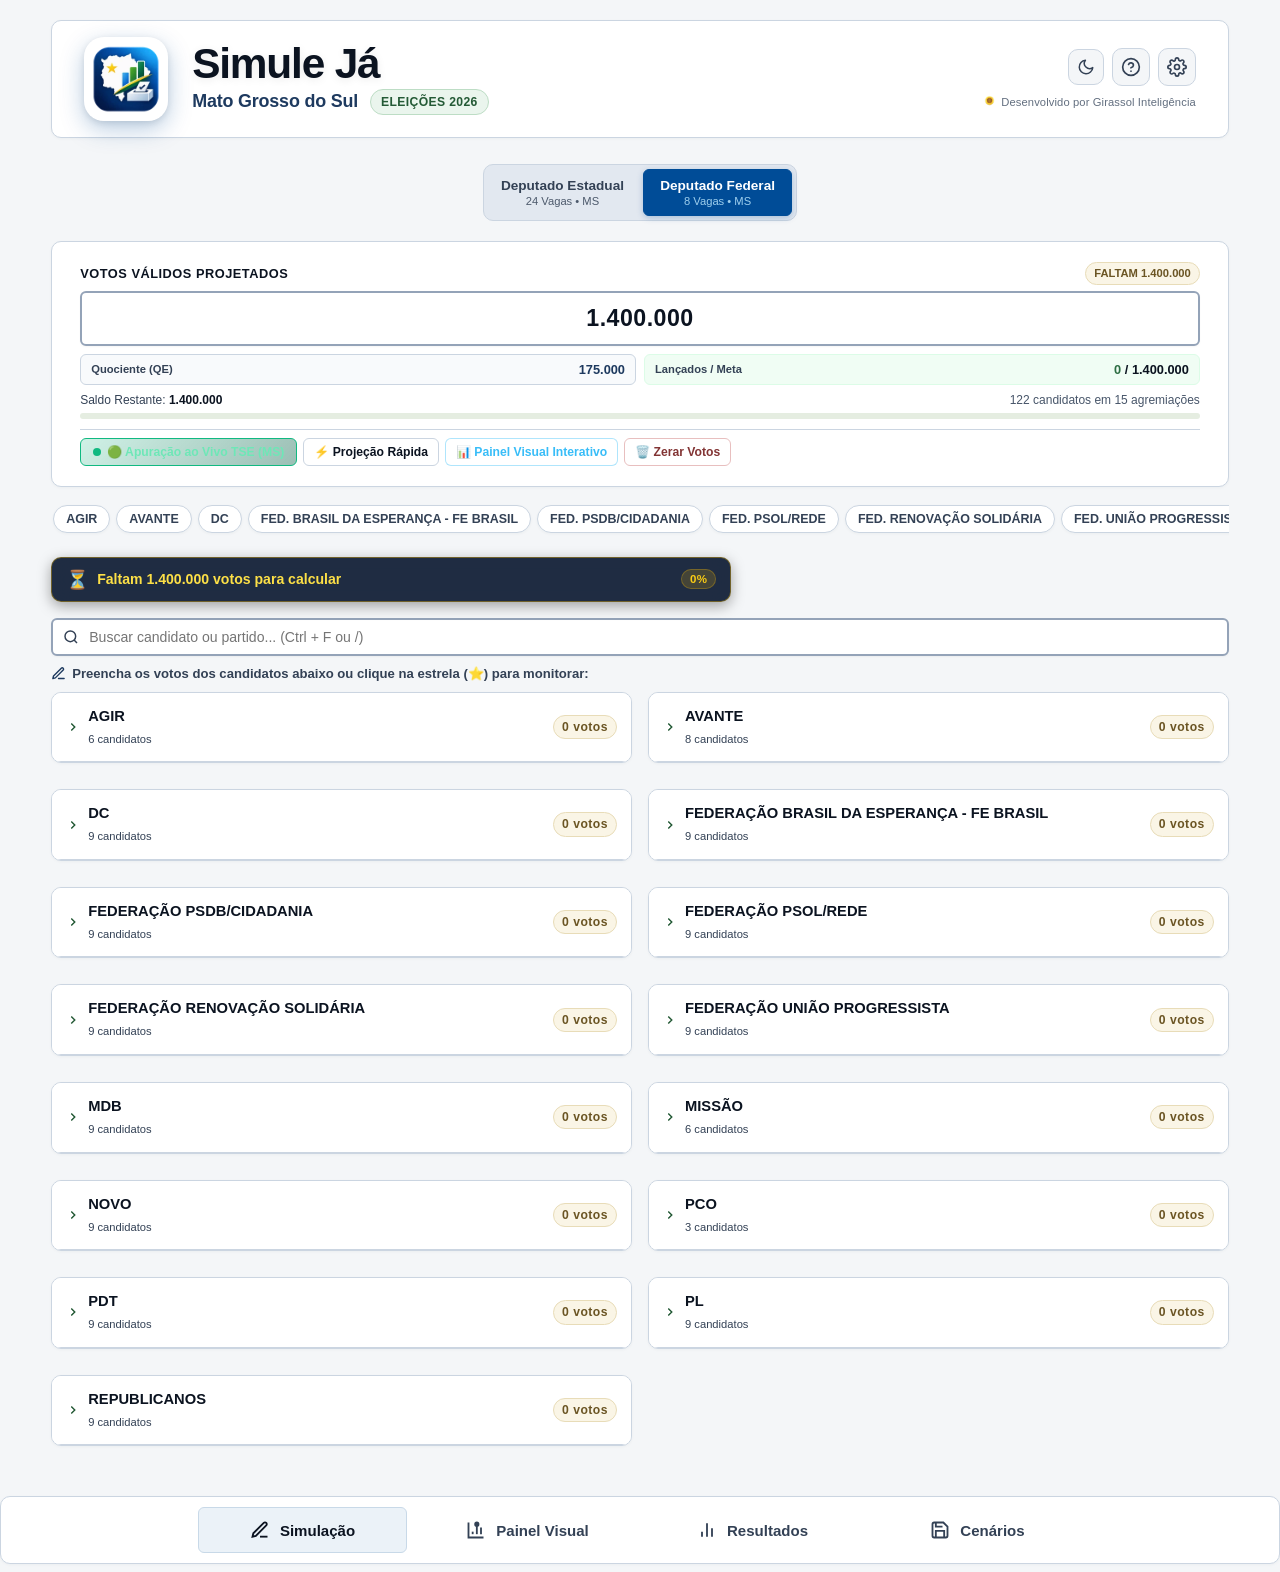
<file: index.html>
<!DOCTYPE html>
<html lang="pt-BR">
<head>
  <meta charset="UTF-8">
  <meta name="viewport" content="width=device-width, initial-scale=1.0, maximum-scale=1.0, user-scalable=no">
  <meta http-equiv="Content-Security-Policy" content="default-src 'self' data:; script-src 'self' 'unsafe-inline' https://cdn.jsdelivr.net; style-src 'self' 'unsafe-inline' https://fonts.googleapis.com; font-src 'self' https://fonts.gstatic.com data:; img-src 'self' data: blob: https:; connect-src 'self' https:; object-src 'none'; base-uri 'self';">
  <meta name="referrer" content="strict-origin-when-cross-origin">

  <meta name="theme-color" content="#004C97">
  <meta name="description" content="SIMULE JÁ - Projeção eleitoral inteligente nas regras oficiais do TSE (Eleições 2026 MS)">
  <meta name="author" content="Girassol Inteligência">
  <meta name="creator" content="Girassol Inteligência">
  <meta name="publisher" content="Girassol Inteligência">
  <link rel="manifest" href="manifest.json">
  <link rel="icon" href="assets/favicon.png" type="image/png">
  <link rel="icon" href="assets/favicon.webp" type="image/webp">
  <link rel="apple-touch-icon" href="assets/icon-192.png">
  <title>Simule Já • Mato Grosso do Sul</title>
  <link rel="preconnect" href="https://fonts.googleapis.com">
  <link href="https://fonts.googleapis.com/css2?family=Inter:wght@400;500;600;700;800;900&display=swap" rel="stylesheet">
  <link rel="stylesheet" href="css/main.css?v=1789585000000">
  <link rel="stylesheet" href="css/components.css?v=1789586000000">
  <link rel="stylesheet" href="css/interactive.css?v=1789590000000">
</head>
<body>

  <div class="app-container">
    
    <!-- Top Header Centralizado com Logo Original e Créditos Discretos -->
    <header class="app-header header-centered">
      <div class="brand-wrapper-centered">
        <!-- Logo da aplicação com presença maximizada -->
        <div class="brand-icon-hero">
          <picture>
            <source srcset="assets/icon-192.webp" type="image/webp">
            <img src="assets/oficial_logo.png" alt="Simule Já 2026" class="brand-logo-hero">
          </picture>
        </div>
        
        <!-- Bloco de Texto do Título e Subtítulo Maximizados -->
        <div class="brand-text-block">
          <h1 class="brand-title-hero">Simule Já</h1>
          <div class="brand-subtitle-hero-row">
            <span class="brand-subtitle-hero">Mato Grosso do Sul</span>
            <span class="brand-edition-badge">Eleições 2026</span>
          </div>
        </div>
      </div>

      <!-- Botões de Ação e Créditos Discretos (Lado Direito) -->
      <div class="header-actions-right">
        <div class="header-action-buttons" style="display: flex; gap: 8px; justify-content: flex-end;">
          <button id="btn-toggle-theme" class="btn-adm-gear-corner" title="Alternar Modo Claro / Escuro" aria-label="Alternar Modo Claro e Escuro" style="position: static;">
            <svg id="theme-icon-sun" width="18" height="18" viewBox="0 0 24 24" fill="none" stroke="currentColor" stroke-width="2" stroke-linecap="round" stroke-linejoin="round" style="display: none;">
              <circle cx="12" cy="12" r="5"></circle>
              <line x1="12" y1="1" x2="12" y2="3"></line>
              <line x1="12" y1="21" x2="12" y2="23"></line>
              <line x1="4.22" y1="4.22" x2="5.64" y2="5.64"></line>
              <line x1="18.36" y1="18.36" x2="19.78" y2="19.78"></line>
              <line x1="1" y1="12" x2="3" y2="12"></line>
              <line x1="21" y1="12" x2="23" y2="12"></line>
              <line x1="4.22" y1="19.78" x2="5.64" y2="18.36"></line>
              <line x1="18.36" y1="5.64" x2="19.78" y2="4.22"></line>
            </svg>
            <svg id="theme-icon-moon" width="18" height="18" viewBox="0 0 24 24" fill="none" stroke="currentColor" stroke-width="2" stroke-linecap="round" stroke-linejoin="round">
              <path d="M21 12.79A9 9 0 1 1 11.21 3 7 7 0 0 0 21 12.79z"></path>
            </svg>
          </button>
          <button id="btn-open-rules" class="btn-adm-gear-corner" title="Regras Oficiais do TSE" aria-label="Regras Oficiais do TSE" style="position: static;">
            <svg width="20" height="20" viewBox="0 0 24 24" fill="none" stroke="currentColor" stroke-width="2" stroke-linecap="round" stroke-linejoin="round">
              <circle cx="12" cy="12" r="10"></circle>
              <path d="M9.09 9a3 3 0 0 1 5.83 1c0 2-3 3-3 3"></path>
              <line x1="12" y1="17" x2="12.01" y2="17"></line>
            </svg>
          </button>
          <button id="btn-open-adm" class="btn-adm-gear-corner" title="Painel Administrativo" aria-label="Painel Administrativo" style="position: static;">
            <svg width="20" height="20" viewBox="0 0 24 24" fill="none" stroke="currentColor" stroke-width="2" stroke-linecap="round" stroke-linejoin="round">
              <circle cx="12" cy="12" r="3"></circle>
              <path d="M19.4 15a1.65 1.65 0 0 0 .33 1.82l.06.06a2 2 0 0 1 0 2.83 2 2 0 0 1-2.83 0l-.06-.06a1.65 1.65 0 0 0-1.82-.33 1.65 1.65 0 0 0-1 1.51V21a2 2 0 0 1-2 2 2 2 0 0 1-2-2v-.09A1.65 1.65 0 0 0 9 19.4a1.65 1.65 0 0 0-1.82.33l-.06.06a2 2 0 0 1-2.83 0 2 2 0 0 1 0-2.83l.06-.06a1.65 1.65 0 0 0 .33-1.82 1.65 1.65 0 0 0-1.51-1H3a2 2 0 0 1-2-2 2 2 0 0 1 2-2h.09A1.65 1.65 0 0 0 4.6 9a1.65 1.65 0 0 0-.33-1.82l-.06-.06a2 2 0 0 1 0-2.83 2 2 0 0 1 2.83 0l.06.06a1.65 1.65 0 0 0 1.82.33H9a1.65 1.65 0 0 0 1-1.51V3a2 2 0 0 1 2-2 2 2 0 0 1 2 2v.09a1.65 1.65 0 0 0 1 1.51 1.65 1.65 0 0 0 1.82-.33l.06-.06a2 2 0 0 1 2.83 0 2 2 0 0 1 0 2.83l-.06-.06a1.65 1.65 0 0 0-.33 1.82V9a1.65 1.65 0 0 0 1.51 1H21a2 2 0 0 1 2 2 2 2 0 0 1-2 2h-.09a1.65 1.65 0 0 0-1.51 1z"></path>
            </svg>
          </button>
        </div>
        <!-- Desenvolvido por Girassol Inteligência - Discreto abaixo dos botões -->
        <a href="https://girassolinteligencia.com.br" target="_blank" rel="noopener noreferrer" class="brand-credits-subtle" title="Visitar Girassol Inteligência (abre em nova guia)">
          <img src="assets/girassol_logo.png" alt="Girassol Inteligência" class="credits-logo-tiny">
          <span>Desenvolvido por Girassol Inteligência</span>
        </a>
      </div>
    </header>



    <!-- Cargo Selector (Item 2) -->
    <section class="cargo-section">
      <div class="cargo-toggle-grid">
        <button id="cargo-estadual-btn" class="cargo-toggle-btn" data-cargo="DEPUTADO ESTADUAL" data-seats="24">
          <span>Deputado Estadual</span>
          <span class="sub-text">24 Vagas • MS</span>
        </button>
        <button id="cargo-federal-btn" class="cargo-toggle-btn active" data-cargo="DEPUTADO FEDERAL" data-seats="8">
          <span>Deputado Federal</span>
          <span class="sub-text">8 Vagas • MS</span>
        </button>
      </div>
    </section>

    <!-- TAB 1: SIMULAÇÃO / ENTRADA DIRETA -->
    <main id="tab-simulation" class="tab-content active">
      
      <!-- Painel de Controle de Votos e QE -->
      <section class="glass-card desktop-votos-hero-card" style="padding: 14px 16px;">
        <div style="display: flex; justify-content: space-between; align-items: center; margin-bottom: 6px;">
          <span style="font-size: 0.8rem; font-weight: 800; color: var(--text-main); text-transform: uppercase; letter-spacing: 0.04em;">Votos Válidos Projetados</span>
          <span id="balance-status-badge" class="badge badge-yellow">Ajuste os Votos</span>
        </div>
        
        <div style="display: flex; gap: 8px; align-items: center;">
          <input type="text" id="input-valid-votes" class="form-input" placeholder="Ex: 1.400.000" inputmode="numeric" value="1.400.000" style="font-size: 1.45rem; font-weight: 800; letter-spacing: 0.02em; padding: 12px 16px; text-align: center; border-width: 2px;" title="Projeção total de votos válidos">
        </div>

        <!-- Indicadores de Monitoramento Direto (Linha Única Discreta) -->
        <div class="metrics-summary-grid">
          <div class="fixed-metric-box metric-inline">
            <span class="box-label">Quociente (QE)</span>
            <span id="display-qe" class="box-value">0</span>
          </div>
          <div class="fixed-metric-box box-green metric-inline">
            <span class="box-label">Lançados / Meta</span>
            <span class="box-value">
              <span id="display-allocated-votes">0</span> / <span id="display-target-votes">1.400.000</span>
            </span>
          </div>
        </div>

        <div style="display: flex; justify-content: space-between; font-size: 0.75rem; color: var(--text-muted); margin-top: 6px;">
          <span>Saldo Restante: <b id="display-vote-diff" style="color: var(--text-main);">1.400.000</b></span>
          <span id="cand-list-counter" style="color: var(--text-dim);">0 candidatos na chapa</span>
        </div>
        <div class="progress-track" style="margin-top: 4px; height: 6px;">
          <div id="balance-progress-bar" class="progress-fill" style="width: 0%;"></div>
        </div>

        <!-- Barra de Ferramentas Rápidas de Simulação -->
        <div style="display: flex; justify-content: space-between; align-items: center; gap: 8px; margin-top: 10px; padding-top: 8px; border-top: 1px solid var(--border-color); flex-wrap: wrap;">
          <div style="display: flex; gap: 6px; flex-wrap: wrap;">
            <button id="btn-sync-live-tse" class="btn-live-tse" type="button" title="Conectar diretamente à totalização oficial do TSE para Mato Grosso do Sul">
              <span class="radar-live-dot"></span>
              <span>🟢 Apuração ao Vivo TSE (MS)</span>
            </button>
            <button id="btn-quick-fill" class="btn btn-secondary btn-sm" type="button" title="Preencher com projeção proporcional calibrada para MS" style="font-weight: 600; font-size: 0.76rem; display: inline-flex; align-items: center; gap: 4px;">
              <span>⚡ Projeção Rápida</span>
            </button>
            <button id="btn-open-interactive-tab" class="btn btn-secondary btn-sm" type="button" title="Abrir Simulador Visual Desktop com Gráfico Interativo Drag & Drop" style="font-weight: 700; font-size: 0.76rem; display: inline-flex; align-items: center; gap: 4px; border-color: rgba(56, 189, 248, 0.4); color: #38BDF8;">
              <span>📊 Painel Visual Interativo</span>
            </button>
            <button id="btn-clear-votes" class="btn btn-outline btn-sm" type="button" title="Limpar todos os votos lançados" style="font-size: 0.76rem; color: var(--pastel-red-text); border-color: var(--pastel-red-border);">
              <span>🗑️ Zerar Votos</span>
            </button>
          </div>
        </div>

        <!-- Banner Dinâmico da Apuração Oficial ao Vivo TSE (Multi-Cargos) -->
        <div id="banner-live-tse" class="live-tse-banner" style="display: none; flex-direction: column; gap: 8px;">
          <div style="display: flex; justify-content: space-between; align-items: center; width: 100%; flex-wrap: wrap; gap: 8px;">
            <div class="live-tse-meta">
              <span class="radar-live-dot"></span>
              <strong id="live-tse-title">Apuração TSE MS:</strong>
              <span id="live-tse-percent">0,00% apurado</span>
              <span>•</span>
              <span id="live-tse-urnas">0 seções</span>
              <span>•</span>
              <span id="live-tse-time" style="color: var(--text-muted);">Aguardando boletins</span>
            </div>
            <div style="display: flex; gap: 6px; align-items: center;">
              <select id="select-live-tse-cargo" style="font-size: 0.72rem; padding: 3px 8px; border-radius: 4px; background: var(--bg-card); color: var(--text-main); border: 1px solid rgba(16, 185, 129, 0.4); font-weight: 700;">
                <option value="DEPUTADO ESTADUAL" selected>Deputado Estadual (MS)</option>
                <option value="DEPUTADO FEDERAL">Deputado Federal (MS)</option>
                <option value="GOVERNADOR">Governador (MS)</option>
                <option value="SENADOR">Senador (MS)</option>
                <option value="PRESIDENTE">Presidente da República (BR)</option>
              </select>
              <button id="btn-refresh-live-tse" class="btn btn-outline btn-sm" style="font-size: 0.72rem; padding: 2px 8px; border-color: #10B981; color: #10B981;">
                ↻ Atualizar
              </button>
            </div>
          </div>

          <!-- Placar Compacto dos Líderes do Cargo Consultado -->
          <div id="live-tse-leaders-deck" style="display: none; width: 100%; border-top: 1px dashed rgba(16, 185, 129, 0.25); padding-top: 6px;">
            <div style="font-size: 0.72rem; font-weight: 700; color: #6EE7B7; margin-bottom: 4px; display: flex; justify-content: space-between;">
              <span id="live-leaders-label">Placar dos Líderes no Momento:</span>
              <span id="live-leaders-total-vv" style="color: var(--text-muted);">0 votos apurados</span>
            </div>
            <div id="live-leaders-pills" style="display: flex; gap: 6px; overflow-x: auto; padding-bottom: 2px; -webkit-overflow-scrolling: touch;">
              <!-- Gerado dinamicamente com os mais votados do cargo -->
            </div>
          </div>
        </div>
      </section>

      <!-- Atalhos Rápidos Deslizantes das Agremiações (Chips Nav) -->
      <nav id="party-chips-nav" class="party-chips-nav-container" style="display: flex; gap: 6px; overflow-x: auto; padding: 6px 2px 8px 2px; margin-top: 4px; -webkit-overflow-scrolling: touch;">
        <!-- Gerado dinamicamente via JS -->
      </nav>

      <!-- Barra Fixa Inteligente de Cálculo e Status Oficial -->
      <div class="sticky-calc-bar-dock">
        <button id="btn-run-simulation" class="btn-smart-calc state-pending" type="button" aria-label="Calcular distribuição oficial de vagas">
          <div class="smart-calc-content">
            <span class="smart-calc-icon" id="smart-calc-icon">⏳</span>
            <span class="smart-calc-text" id="smart-calc-text">Faltam 1.400.000 votos para calcular</span>
          </div>
          <span class="smart-calc-badge" id="smart-calc-badge">0%</span>
        </button>
      </div>

      <!-- Barra de Busca Rápida de Candidatos e Partidos (UX Desktop & Mobile) -->
      <div class="candidate-search-wrapper" style="margin: 12px 0 6px 0;">
        <div style="position: relative; display: flex; align-items: center; width: 100%;">
          <svg style="position: absolute; left: 12px; color: var(--text-muted); pointer-events: none;" width="16" height="16" viewBox="0 0 24 24" fill="none" stroke="currentColor" stroke-width="2.2">
            <circle cx="11" cy="11" r="8"></circle>
            <line x1="21" y1="21" x2="16.65" y2="16.65"></line>
          </svg>
          <input type="text" id="input-candidate-search" class="form-input" placeholder="Buscar candidato ou partido... (Ctrl + F ou /)" style="padding-left: 36px; padding-right: 32px; font-size: 0.88rem; height: 38px; border-radius: var(--radius-sm);" aria-label="Buscar candidato ou partido">
          <button id="btn-clear-candidate-search" type="button" style="display: none; position: absolute; right: 8px; background: transparent; border: none; font-size: 1.1rem; color: var(--text-muted); cursor: pointer; padding: 2px 6px;" title="Limpar busca">✕</button>
        </div>
        <div id="search-results-feedback" style="display: none; font-size: 0.75rem; color: var(--primary); font-weight: 700; margin-top: 4px; padding-left: 4px;"></div>
      </div>

      <!-- Painel Dinâmico: Radar de Favoritos (Acompanhamento Instantâneo) -->
      <section id="favorites-radar-container" class="favorites-radar-card" style="display: none;">
        <div class="favorites-header">
          <div style="display: flex; align-items: center; gap: 6px;">
            <span style="font-size: 1.1rem;">⭐</span>
            <strong style="font-size: 0.88rem; color: #F59E0B;">Radar de Candidatos Favoritos</strong>
            <span id="fav-count-badge" class="badge" style="background: rgba(245, 158, 11, 0.2); color: #FCD34D; font-size: 0.65rem;">0</span>
          </div>
          <span style="font-size: 0.72rem; color: var(--text-muted);">Status calculado em tempo real</span>
        </div>
        <div id="favorites-pills-grid" class="favorites-grid">
          <!-- Gerado dinamicamente via JS com status (Eleito QP, Sobras, 1º Suplente, Fora) -->
        </div>
      </section>

      <!-- Instrução simples e direta -->
      <div class="instrucao-votos" style="margin: 8px 0 8px 0; font-size: 0.82rem; font-weight: 600; color: var(--text-muted); display: flex; align-items: center; gap: 6px;">
        <svg width="15" height="15" viewBox="0 0 24 24" fill="none" stroke="currentColor" stroke-width="2.2" stroke-linecap="round" stroke-linejoin="round" style="color: var(--primary); flex-shrink: 0;">
          <path d="M12 20h9"></path>
          <path d="M16.5 3.5a2.121 2.121 0 0 1 3 3L7 19l-4 1 1-4L16.5 3.5z"></path>
        </svg>
        <span>Preencha os votos dos candidatos abaixo ou clique na estrela (⭐) para monitorar:</span>
      </div>

      <!-- Lista Principal de Agremiações e Candidatos Oficiais Pré-carregados -->
      <section id="party-groups-container">
        <!-- Renderizado dinamicamente com todas as chapas oficiais -->
      </section>

    </main>

    <!-- TAB 2: RESULTADOS & BUSINESS INTELLIGENCE -->
    <section id="tab-results" class="tab-content">
      
      <!-- Empty State Amigável (UX Nielsen Heuristic: Visibilidade e Prevenção de Desorientação) -->
      <div id="results-empty-state" class="glass-card empty-state-card" style="display: block; text-align: center; padding: 28px 16px; margin-bottom: 12px;">
        <div style="font-size: 2.2rem; margin-bottom: 8px;">📊</div>
        <h3 style="font-size: 1.05rem; font-weight: 700; color: #FFFFFF; margin-bottom: 6px;">Nenhuma simulação gerada para <span id="results-empty-cargo-name" style="color: var(--primary-light);">Deputado Estadual</span></h3>
        <p style="font-size: 0.82rem; color: var(--text-muted); max-width: 320px; margin: 0 auto 14px auto; line-height: 1.4;">
          Preencha os votos das agremiações e candidatos na aba <b>Simulação</b> para desbloquear o Cockpit Oficial de Vagas e Quocientes.
        </p>
        <button id="btn-goto-simulation" class="btn btn-primary btn-sm" style="margin: 0 auto; display: inline-flex; align-items: center; gap: 6px; font-weight: 700;">
          <svg width="14" height="14" viewBox="0 0 24 24" fill="none" stroke="currentColor" stroke-width="2.2"><path d="M12 20h9"></path><path d="M16.5 3.5a2.121 2.121 0 0 1 3 3L7 19l-4 1 1-4L16.5 3.5z"></path></svg>
          Ir para Lançamento de Votos
        </button>
      </div>

      <!-- Container do Cockpit de BI (Exibido após o cálculo) -->
      <div id="results-bi-content" style="display: none;">

      <!-- Top Seat & QE KPI Grid -->
      <div class="glass-card" style="padding: 12px 14px;">
        <div style="display: flex; justify-content: space-between; align-items: center; margin-bottom: 6px;">
          <span id="res-cargo-title" style="font-weight: 800; font-size: 0.85rem; letter-spacing: 0.05em; color: var(--primary);">DEPUTADO ESTADUAL</span>
          <span class="badge badge-green" id="res-balance-tag">Oficial TSE</span>
        </div>
        
        <div class="bi-kpi-grid">
          <div class="bi-kpi-card">
            <span class="bi-kpi-title">Quociente Eleitoral (QE)</span>
            <span class="bi-kpi-value" id="res-qe">0</span>
            <span class="bi-kpi-sub">Válidos ÷ Vagas</span>
          </div>
          <div class="bi-kpi-card kpi-blue">
            <span class="bi-kpi-title">Corte QP (10% QE)</span>
            <span class="bi-kpi-value" id="res-c10">0</span>
            <span class="bi-kpi-sub">Mínimo p/ vaga direta</span>
          </div>
          <div class="bi-kpi-card">
            <span class="bi-kpi-title">Corte Sobra (20% QE)</span>
            <span class="bi-kpi-value" id="res-c20">0</span>
            <span class="bi-kpi-sub">Mínimo p/ sobra 80/20</span>
          </div>
          <div class="bi-kpi-card kpi-green">
            <span class="bi-kpi-title">Vagas Preenchidas</span>
            <span class="bi-kpi-value" style="color: var(--pastel-green-text);"><span id="res-seats-distributed">0</span>/<span id="res-total-seats">24</span></span>
            <span class="bi-kpi-sub" id="res-seats-breakdown">0 QP | 0 Sobras</span>
          </div>
        </div>
      </div>

      <!-- Gráfico de Bancadas Eleitas (Business Intelligence) -->
      <div class="glass-card" style="padding: 12px 14px;">
        <div class="card-title-bar" style="margin-bottom: 8px;">
          <h3>Distribuição de Vagas por Bancada</h3>
          <span style="font-size: 0.72rem; color: var(--text-muted);">Composição Oficial</span>
        </div>
        <div id="bi-bancadas-chart" class="chart-bar-container">
          <!-- Gerado dinamicamente com barras comparativas -->
        </div>
      </div>

      <!-- Tabela Consolidada de Partidos e Eficiência Eleitoral -->
      <div class="glass-card" style="padding: 12px 14px;">
        <div class="card-title-bar" style="margin-bottom: 8px;">
          <h3>Quocientes e Conquista de Vagas</h3>
        </div>
        <div class="table-responsive">
          <table class="custom-table" id="table-party-results">
            <thead>
              <tr>
                <th>Partido / Federação</th>
                <th>Votos Totais</th>
                <th>% Votos</th>
                <th>QP</th>
                <th>Vagas QP</th>
                <th>Sobras 80/20</th>
                <th>Sobras Gerais</th>
                <th>Total Vagas</th>
              </tr>
            </thead>
            <tbody>
              <!-- Dynamic Rows -->
            </tbody>
          </table>
        </div>
      </div>

      <!-- Candidatos Eleitos Oficialmente Projetados -->
      <div class="glass-card" style="padding: 12px 14px;">
        <div class="card-title-bar" style="margin-bottom: 8px;">
          <h3>Candidatos Eleitos</h3>
          <span class="badge badge-purple" id="badge-elected-count">0 Eleitos</span>
        </div>
        <div id="elected-candidates-list" class="elected-grid">
          <!-- Dynamic Elected Cards -->
        </div>
      </div>

      <!-- Margem de Corte: Primeiros Suplentes e Votos Restantes -->
      <div class="glass-card" style="padding: 12px 14px;">
        <div class="card-title-bar" style="margin-bottom: 8px;">
          <h3>Margem de Corte (Primeiros Suplentes)</h3>
          <span style="font-size: 0.72rem; color: var(--text-muted);">Candidatos mais próximos da vaga</span>
        </div>
        <div class="table-responsive">
          <table class="custom-table" id="table-suplentes">
            <thead>
              <tr>
                <th>Candidato</th>
                <th>Partido / Federação</th>
                <th>Votos Nominais</th>
                <th>Status</th>
              </tr>
            </thead>
            <tbody>
              <!-- Dynamic Rows -->
            </tbody>
          </table>
        </div>
      </div>

          </div>
    </section>


    

    <!-- TAB: SIMULADOR VISUAL INTERATIVO (DESKTOP DRAG & DROP) -->
    <section id="tab-interactive" class="tab-content">
      <!-- Montado dinamicamente via InteractiveSimulator -->
    </section>

    <!-- TAB 4: CENÁRIOS SALVOS (Item 11) -->
    <section id="tab-scenarios" class="tab-content">
      <div class="glass-card">
        <div class="scenarios-toolbar-wrapper">
          <!-- Bloco 1: Gravação de Projeções Locais -->
          <div class="scenarios-toolbar-section">
            <div class="scenarios-toolbar-header">
              <span class="scenarios-toolbar-label">
                <svg width="15" height="15" viewBox="0 0 24 24" fill="none" stroke="currentColor" stroke-width="2.2"><path d="M19 21H5a2 2 0 0 1-2-2V5a2 2 0 0 1 2-2h11l5 5v11a2 2 0 0 1-2 2z"></path><polyline points="17 21 17 13 7 13 7 21"></polyline><polyline points="7 3 7 8 15 8"></polyline></svg>
                Gravação de Projeção na Sessão
              </span>
            </div>
            <div class="scenarios-buttons-group">
              <button id="btn-save-current-scenario" class="btn btn-primary btn-scenario-action" title="Grava os votos atuais em um novo cenário">
                <svg width="15" height="15" viewBox="0 0 24 24" fill="none" stroke="currentColor" stroke-width="2.2"><line x1="12" y1="5" x2="12" y2="19"></line><line x1="5" y1="12" x2="19" y2="12"></line></svg>
                <span>Salvar Projeção Atual</span>
              </button>
            </div>
          </div>
        </div>

        <div id="scenarios-list" style="display: flex; flex-direction: column; gap: 10px;">
          <!-- Dynamic Scenario Cards -->
        </div>

        <!-- Contêiner do Cockpit Analítico e Comparador de Cenários -->
        <div id="scenarios-comparison-mount">
          <!-- Renderizado via comparisonDashboard.js -->
        </div>
      </div>
    </section>

    <!-- TAB 5: SOBRE (Item 14) -->
    <section id="tab-about" class="tab-content">
      <div class="glass-card" style="display: flex; flex-direction: column; gap: 14px;">
        <div class="card-title-bar">
          <h2>Sobre o Simulador Eleitoral 2026 MS</h2>
        </div>
        
        <div>
          <h4 style="color: var(--primary-light);">Origem da Base de Candidaturas</h4>
          <p style="font-size: 0.85rem; color: #CBD5E1;">
            A aplicação utiliza a base de candidaturas oficiais do Tribunal Superior Eleitoral (TSE) para as Eleições 2026 em Mato Grosso do Sul, garantindo conformidade nominal, registro partidário e federações.
          </p>
        </div>

        <div>
          <h4 style="color: var(--primary-light);">Quociente Eleitoral (QE) e Quociente Partidário (QP)</h4>
          <p style="font-size: 0.85rem; color: #CBD5E1;">
            <strong>QE</strong> = Votos Válidos ÷ Número de Vagas (24 para Deputado Estadual / 8 para Deputado Federal). Fração até 0,5 é desprezada; superior a 0,5 arredonda-se para cima.<br>
            <strong>QP</strong> = Votos Totais do Partido ou Federação ÷ QE (apenas a parte inteira).
          </p>
        </div>

        <div>
          <h4 style="color: var(--primary-light);">Cláusula de Barreira Individual (10% do QE)</h4>
          <p style="font-size: 0.85rem; color: #CBD5E1;">
            Para ocupar qualquer vaga conquistada pelo QP, o candidato precisa ter obtido votação nominal igual ou superior a 10% do Quociente Eleitoral.
          </p>
        </div>

        <div>
          <h4 style="color: var(--primary-light);">Distribuição das Sobras (Regra 80/20 & Sobras Gerais)</h4>
          <p style="font-size: 0.85rem; color: #CBD5E1;">
            <strong>Fase 80/20:</strong> Concorrem apenas os partidos/federações que atingirem pelo menos 80% do QE e que possuam candidatos com no mínimo 20% do QE.<br>
            <strong>Sobras Gerais (ADI 7228/7263 STF):</strong> Vagas remanescentes não preenchidas na fase 80/20 são distribuídas pelas maiores médias a todos os partidos/federações com candidatos elegíveis (≥ 20% do QE).<br>
            A cada vaga concedida, a média é recalculada: <code>Média = Votos Totais ÷ (Vagas Já Conquistadas + 1)</code>.
          </p>
        </div>

        <div>
          <h4 style="color: var(--primary-light);">Federações Partidárias</h4>
          <p style="font-size: 0.85rem; color: #CBD5E1;">
            As federações partidárias registradas atuam como uma única agremiação partidária na contagem e rateio de vagas proporcionais.
          </p>
        </div>

        <div>
          <h4 style="color: var(--primary-light);">Privacidade e Armazenamento Local</h4>
          <p style="font-size: 0.85rem; color: #CBD5E1;">
            Não há envio de dados para servidores externos. Todo o processamento e salvamento de cenários ocorrem 100% no seu próprio dispositivo através de <code>localStorage</code> e PWA Offline.
          </p>
        </div>
      </div>
    </section>

    </div>

  </div>

  <nav class="mobile-nav-bar" aria-label="Navegação Principal">
    <div class="nav-tab-container">
      <button class="nav-tab-btn active" data-tab="tab-simulation">
        <svg viewBox="0 0 24 24" fill="none" stroke="currentColor" stroke-width="2"><path d="M12 20h9"></path><path d="M16.5 3.5a2.121 2.121 0 0 1 3 3L7 19l-4 1 1-4L16.5 3.5z"></path></svg>
        <span>Simulação</span>
      </button>
      <button class="nav-tab-btn" data-tab="tab-interactive" title="Painel Visual com Ajuste no Gráfico em Tempo Real">
        <svg viewBox="0 0 24 24" fill="none" stroke="currentColor" stroke-width="2"><path d="M3 3v18h18"/><path d="M18 17V9"/><path d="M13 17V5"/><path d="M8 17v-3"/><circle cx="13" cy="5" r="2" fill="currentColor"/></svg>
        <span>Painel Visual</span>
      </button>
      <button class="nav-tab-btn" data-tab="tab-results">
        <svg viewBox="0 0 24 24" fill="none" stroke="currentColor" stroke-width="2"><path d="M18 20V10"></path><path d="M12 20V4"></path><path d="M6 20v-6"></path></svg>
        <span>Resultados</span>
      </button>
      <button class="nav-tab-btn" data-tab="tab-scenarios">
        <svg viewBox="0 0 24 24" fill="none" stroke="currentColor" stroke-width="2"><path d="M19 21H5a2 2 0 0 1-2-2V5a2 2 0 0 1 2-2h11l5 5v11a2 2 0 0 1-2 2z"></path><polyline points="17 21 17 13 7 13 7 21"></polyline><polyline points="7 3 7 8 15 8"></polyline></svg>
        <span>Cenários</span>
      </button>
    </div>
  </nav>

  <!-- Modal de Autenticação / Definição do PIN de 6 Dígitos -->
  <div id="modal-pin" class="modal-backdrop">
    <div class="modal-box" style="max-width: 380px; text-align: center;">
      <h3 id="pin-modal-title" style="color: #FFFFFF; font-size: 1.15rem;">Acesso Administrativo</h3>
      <p id="pin-modal-desc" style="font-size: 0.85rem; color: var(--text-muted);">
        Digite o PIN de 6 dígitos para acessar o painel:
      </p>

      <div class="pin-input-container">
        <input type="password" maxlength="1" class="pin-digit-input" data-index="0" inputmode="numeric">
        <input type="password" maxlength="1" class="pin-digit-input" data-index="1" inputmode="numeric">
        <input type="password" maxlength="1" class="pin-digit-input" data-index="2" inputmode="numeric">
        <input type="password" maxlength="1" class="pin-digit-input" data-index="3" inputmode="numeric">
        <input type="password" maxlength="1" class="pin-digit-input" data-index="4" inputmode="numeric">
        <input type="password" maxlength="1" class="pin-digit-input" data-index="5" inputmode="numeric">
      </div>

      <div id="pin-error-msg" style="color: var(--accent-red); font-size: 0.8rem; height: 20px;"></div>

      <div style="display: flex; gap: 8px; justify-content: center; margin-top: 8px;">
        <button id="btn-cancel-pin" class="btn btn-secondary btn-sm">Cancelar</button>
        <button id="btn-confirm-pin" class="btn btn-primary btn-sm">Confirmar</button>
      </div>
    </div>
  </div>

  <!-- Modal do Painel ADM (Controle de Cargos, Pesquisas, IA e Backups com Layout Horizontal) -->
  <div id="modal-adm-panel" class="modal-backdrop">
    <div class="modal-box modal-box-admin-wide">
      
      <!-- Cabeçalho Institucional Fixo -->
      <div class="admin-panel-header">
        <div style="display: flex; align-items: center; gap: 10px;">
          <div style="width: 38px; height: 38px; border-radius: 10px; background: var(--pastel-blue-bg); border: 1px solid var(--pastel-blue-border); display: flex; align-items: center; justify-content: center; color: var(--primary-light);">
            <svg width="22" height="22" viewBox="0 0 24 24" fill="none" stroke="currentColor" stroke-width="2" stroke-linecap="round" stroke-linejoin="round">
              <circle cx="12" cy="12" r="3"></circle>
              <path d="M19.4 15a1.65 1.65 0 0 0 .33 1.82l.06.06a2 2 0 0 1 0 2.83 2 2 0 0 1-2.83 0l-.06-.06a1.65 1.65 0 0 0-1.82-.33 1.65 1.65 0 0 0-1 1.51V21a2 2 0 0 1-2 2 2 2 0 0 1-2-2v-.09A1.65 1.65 0 0 0 9 19.4a1.65 1.65 0 0 0-1.82.33l-.06.06a2 2 0 0 1-2.83 0 2 2 0 0 1 0-2.83l.06-.06a1.65 1.65 0 0 0 .33-1.82 1.65 1.65 0 0 0-1.51-1H3a2 2 0 0 1-2-2 2 2 0 0 1 2-2h.09A1.65 1.65 0 0 0 4.6 9a1.65 1.65 0 0 0-.33-1.82l-.06-.06a2 2 0 0 1 0-2.83 2 2 0 0 1 2.83 0l.06.06a1.65 1.65 0 0 0 1.82.33H9a1.65 1.65 0 0 0 1-1.51V3a2 2 0 0 1 2-2 2 2 0 0 1 2 2v.09a1.65 1.65 0 0 0 1 1.51 1.65 1.65 0 0 0 1.82-.33l.06-.06a2 2 0 0 1 2.83 0 2 2 0 0 1 0 2.83l-.06-.06a1.65 1.65 0 0 0-.33 1.82V9a1.65 1.65 0 0 0 1.51 1H21a2 2 0 0 1 2 2 2 2 0 0 1-2 2h-.09a1.65 1.65 0 0 0-1.51 1z"></path>
            </svg>
          </div>
          <div>
            <h3 style="color: var(--text-main); font-size: 1.2rem; font-weight: 800; margin: 0; letter-spacing: -0.02em;">
              Painel de Controle Administrativo
            </h3>
            <span style="font-size: 0.78rem; color: var(--text-muted);">
              Gestão de visibilidade de cargos, segurança PIN, importação de pesquisas e backups
            </span>
          </div>
        </div>
        <button id="btn-close-adm-panel" class="btn btn-secondary btn-sm" aria-label="Fechar Painel" style="border-radius: 8px; padding: 6px 12px; font-weight: 700;">✕ Fechar</button>
      </div>

      <!-- Corpo com Scroll Rolável e Grid Horizontal em 2 Colunas -->
      <div class="admin-panel-body">
        
        <div class="admin-panel-grid">
          
          <!-- COLUNA ESQUERDA: Configurações do Sistema e Segurança -->
          <div style="display: flex; flex-direction: column; gap: 16px;">
            
            <!-- 1. Habilitar / Desabilitar Cargos -->
            <div class="admin-card-section">
              <div style="display: flex; align-items: center; justify-content: space-between;">
                <label class="form-label" style="font-size: 0.88rem; font-weight: 700; color: var(--text-main); margin: 0;">
                  🏛️ Exibição de Cargos no Simulador
                </label>
                <span style="font-size: 0.70rem; color: var(--text-dim); text-transform: uppercase; letter-spacing: 0.05em;">Eleições 2026</span>
              </div>
              
              <div style="display: flex; flex-direction: column; gap: 8px;">
                <label style="display: flex; align-items: center; justify-content: space-between; padding: 10px 14px; background: var(--bg-card); border-radius: var(--radius-sm); border: 1px solid var(--border-color); cursor: pointer; transition: border-color 0.15s ease;">
                  <div>
                    <strong style="font-size: 0.92rem; color: var(--text-main);">Deputado Federal (8 Vagas)</strong>
                    <div style="font-size: 0.74rem; color: var(--text-muted);">Mato Grosso do Sul • Regras Oficiais TSE</div>
                  </div>
                  <input type="checkbox" id="adm-toggle-federal" checked style="width: 20px; height: 20px; accent-color: var(--primary-light); cursor: pointer;">
                </label>

                <label style="display: flex; align-items: center; justify-content: space-between; padding: 10px 14px; background: var(--bg-card); border-radius: var(--radius-sm); border: 1px solid var(--border-color); cursor: pointer; transition: border-color 0.15s ease;">
                  <div>
                    <strong style="font-size: 0.92rem; color: var(--text-main);">Deputado Estadual (24 Vagas)</strong>
                    <div style="font-size: 0.74rem; color: var(--text-muted);">Assembleia Legislativa (ALEMS)</div>
                  </div>
                  <input type="checkbox" id="adm-toggle-estadual" checked style="width: 20px; height: 20px; accent-color: var(--primary-light); cursor: pointer;">
                </label>
              </div>
            </div>

            <!-- 2. Segurança de Acesso com PIN -->
            <div class="admin-card-section">
              <div style="display: flex; align-items: center; justify-content: space-between;">
                <label class="form-label" style="font-size: 0.88rem; font-weight: 700; color: var(--text-main); margin: 0;">
                  🔐 Segurança de Acesso por PIN
                </label>
                <button id="btn-change-pin" class="btn btn-secondary btn-sm" type="button" style="font-size: 0.75rem; padding: 4px 10px;">
                  Redefinir PIN
                </button>
              </div>

              <label style="display: flex; align-items: center; justify-content: space-between; padding: 10px 14px; background: var(--bg-card); border-radius: var(--radius-sm); border: 1px solid var(--border-color); cursor: pointer;">
                <div>
                  <strong style="font-size: 0.92rem; color: var(--text-main);">Exigir PIN de 6 dígitos ao Iniciar</strong>
                  <div style="font-size: 0.74rem; color: var(--text-muted);">Bloqueia toda a plataforma até o usuário digitar o PIN</div>
                </div>
                <input type="checkbox" id="adm-toggle-require-pin" style="width: 20px; height: 20px; accent-color: var(--primary-light); cursor: pointer;">
              </label>
            </div>

            <!-- 3. Conexão Workers AI Copilot -->
            <div class="admin-card-section">
              <label class="form-label" style="font-size: 0.88rem; font-weight: 700; color: var(--text-main); display: flex; align-items: center; gap: 6px; margin: 0;">
                <span>🧠</span> Endpoint Cloudflare Workers AI (Opcional)
              </label>
              <input 
                type="url" 
                id="adm-workers-ai-url" 
                class="form-input" 
                placeholder="https://seu-worker.seu-subdominio.workers.dev" 
                style="font-size: 0.82rem;"
              />
              <div style="font-size: 0.74rem; color: var(--text-muted); line-height: 1.4;">
                Se deixado em branco, o Copiloto utilizará o motor analítico autônomo local integrado (Edge Fallback).
              </div>
            </div>

          </div>

          <!-- COLUNA DIREITA: Importador de Pesquisas, Exportação e Backups -->
          <div style="display: flex; flex-direction: column; gap: 16px;">
            
            <!-- 4. Importador de Pesquisas Eleitorais -->
            <div class="admin-card-section" style="border-color: var(--pastel-blue-border); background: rgba(59, 130, 246, 0.04);">
              <div style="display: flex; justify-content: space-between; align-items: center;">
                <strong style="font-size: 0.92rem; color: var(--pastel-blue-text); display: flex; align-items: center; gap: 6px;">
                  <svg width="18" height="18" viewBox="0 0 24 24" fill="none" stroke="currentColor" stroke-width="2"><path d="M21 15v4a2 2 0 0 1-2 2H5a2 2 0 0 1-2-2v-4"></path><polyline points="7 10 12 15 17 10"></polyline><line x1="12" y1="15" x2="12" y2="3"></line></svg>
                  Importador de Pesquisas Eleitorais
                </strong>
                <button id="btn-toggle-survey-importer" class="btn btn-secondary btn-sm" type="button">Abrir Importador</button>
              </div>

              <div id="survey-importer-adm-body" style="display: none; flex-direction: column; gap: 10px; margin-top: 4px;">
                <div style="font-size: 0.76rem; color: var(--text-muted); line-height: 1.45; background: var(--bg-card); padding: 10px; border-radius: var(--radius-sm); border: 1px solid var(--border-color);">
                  <strong style="color: var(--text-main); display: block; margin-bottom: 2px;">Instruções:</strong>
                  Cole os dados no formato <code>Candidato: 18,5%</code> ou suba um arquivo <code>.CSV</code> / <code>.JSON</code>. Os percentuais são convertidos proporcionalmente aos votos válidos da simulação.
                </div>

                <textarea id="textarea-survey-input" class="form-input" rows="3" placeholder="Exemplo:&#10;Geraldo Resende: 12.5%&#10;Marcos Pollon: 11.2%&#10;Dagoberto: 8.0%" style="font-size: 0.82rem; resize: vertical;"></textarea>

                <div style="display: flex; justify-content: space-between; align-items: center; gap: 8px; flex-wrap: wrap;">
                  <div>
                    <input type="file" id="file-survey-input" accept=".json,.csv,.txt" style="display: none;">
                    <button id="btn-trigger-survey-file" class="btn btn-secondary btn-sm" type="button">Subir Arquivo (.csv / .json)</button>
                  </div>
                  <button id="btn-process-survey" class="btn btn-primary btn-sm" type="button" style="font-weight: 700;">
                    Aplicar Pesquisa
                  </button>
                </div>

                <div id="survey-feedback-msg" style="font-size: 0.75rem; min-height: 16px;"></div>
              </div>
            </div>

            <!-- 5. Exportar Projeção Oficial (.simtse) -->
            <div class="admin-card-section" style="border-color: var(--pastel-green-border); background: rgba(46, 125, 78, 0.05);">
              <div style="display: flex; justify-content: space-between; align-items: center; flex-wrap: wrap; gap: 6px;">
                <strong style="font-size: 0.92rem; color: var(--pastel-green-text); display: flex; align-items: center; gap: 6px;">
                  <span>💾</span> Exportar Projeção Oficial (.simtse)
                </strong>
                <span style="font-size: 0.68rem; font-weight: 700; background: var(--pastel-green-bg); color: var(--pastel-green-text); padding: 2px 8px; border-radius: 4px; border: 1px solid var(--pastel-green-border);">Válido por 24h</span>
              </div>
              <p style="font-size: 0.75rem; color: var(--text-muted); margin: 0; line-height: 1.4;">
                Gera o arquivo oficial criptografado da simulação atual com integridade garantida de 24 horas.
              </p>
              <div style="display: flex; gap: 8px; flex-wrap: wrap;">
                <button id="btn-export-simtse" class="btn btn-primary btn-sm" type="button" style="font-weight: 700; display: inline-flex; align-items: center; gap: 6px;">
                  <svg width="15" height="15" viewBox="0 0 24 24" fill="none" stroke="currentColor" stroke-width="2.2"><path d="M21 15v4a2 2 0 0 1-2 2H5a2 2 0 0 1-2-2v-4"></path><polyline points="7 10 12 15 17 10"></polyline><line x1="12" y1="15" x2="12" y2="3"></line></svg>
                  Baixar .simtse
                </button>
                <button id="btn-share-whatsapp" class="btn btn-primary btn-sm" type="button" style="font-weight: 700; display: inline-flex; align-items: center; gap: 6px; background: #2E7D4E; border: none; color: #FFFFFF;">
                  <svg width="15" height="15" viewBox="0 0 24 24" fill="none" stroke="currentColor" stroke-width="2.2"><path d="M21 11.5a8.38 8.38 0 0 1-.9 3.8 8.5 8.5 0 0 1-7.6 4.7 8.38 8.38 0 0 1-3.8-.9L3 21l1.9-5.7a8.38 8.38 0 0 1-.9-3.8 8.5 8.5 0 0 1 4.7-7.6 8.38 8.38 0 0 1 3.8-.9h.5a8.48 8.48 0 0 1 8 8v.5z"></path></svg>
                  WhatsApp
                </button>
                <button id="btn-copy-share-link" class="btn btn-secondary btn-sm" type="button" style="font-weight: 700; display: inline-flex; align-items: center; gap: 6px;">
                  <svg width="15" height="15" viewBox="0 0 24 24" fill="none" stroke="currentColor" stroke-width="2.2"><path d="M10 13a5 5 0 0 0 7.54.54l3-3a5 5 0 0 0-7.07-7.07l-1.72 1.71"></path><path d="M14 11a5 5 0 0 0-7.54-.54l-3 3a5 5 0 0 0 7.07 7.07l1.71-1.71"></path></svg>
                  Copiar Link
                </button>
              </div>
            </div>

            <!-- 6. Backup Completo de Cenários (.json) -->
            <div class="admin-card-section">
              <div style="display: flex; justify-content: space-between; align-items: center; flex-wrap: wrap; gap: 6px;">
                <strong style="font-size: 0.92rem; color: var(--text-main); display: flex; align-items: center; gap: 6px;">
                  <span>🗄️</span> Backup Geral de Cenários (.json)
                </strong>
                <span style="font-size: 0.68rem; font-weight: 700; background: var(--bg-card); color: var(--text-muted); padding: 2px 8px; border-radius: 4px; border: 1px solid var(--border-color);">JSON</span>
              </div>
              <p style="font-size: 0.75rem; color: var(--text-muted); margin: 0; line-height: 1.4;">
                Exporte ou restaure todos os cenários salvos no armazenamento local do navegador.
              </p>
              <div style="display: flex; gap: 8px; flex-wrap: wrap;">
                <button id="btn-export-scenarios" class="btn btn-secondary btn-sm" type="button" style="font-weight: 700; display: inline-flex; align-items: center; gap: 6px;" title="Baixa todos os cenários salvos em arquivo JSON">
                  <svg width="15" height="15" viewBox="0 0 24 24" fill="none" stroke="currentColor" stroke-width="2"><path d="M21 15v4a2 2 0 0 1-2 2H5a2 2 0 0 1-2-2v-4"></path><polyline points="7 10 12 15 17 10"></polyline><line x1="12" y1="15" x2="12" y2="3"></line></svg>
                  Exportar Backup
                </button>
                <input type="file" id="input-import-scenarios-file" accept=".json" style="display: none;">
                <button id="btn-trigger-import-scenarios" class="btn btn-outline btn-sm" type="button" style="font-weight: 700; display: inline-flex; align-items: center; gap: 6px;" title="Restaura lista completa de cenários">
                  <svg width="15" height="15" viewBox="0 0 24 24" fill="none" stroke="currentColor" stroke-width="2"><path d="M21 15v4a2 2 0 0 1-2 2H5a2 2 0 0 1-2-2v-4"></path><polyline points="17 8 12 3 7 8"></polyline><line x1="12" y1="3" x2="12" y2="15"></line></svg>
                  Restaurar Backup
                </button>
              </div>
            </div>

          </div>

        </div>

      </div>

      <!-- Rodapé Fixo com Botão Salvar em Destaque -->
      <div class="admin-panel-footer">
        <button id="btn-save-adm-settings" class="btn btn-primary btn-sm" style="font-weight: 700; padding: 10px 22px; font-size: 0.90rem;">
          Salvar Preferências
        </button>
      </div>

    </div>
  </div>

  <!-- Modal Oficial de Regras Eleitorais do TSE & STF (Ativado pelo botão '?') -->
  <div id="modal-rules-panel" class="modal-backdrop">
    <div class="modal-box" style="max-width: 640px; max-height: 85vh; display: flex; flex-direction: column;">
      <div style="display: flex; justify-content: space-between; align-items: center; border-bottom: 1px solid var(--border-color); padding-bottom: 12px;">
        <div style="display: flex; align-items: center; gap: 8px;">
          <span style="font-size: 1.3rem;">⚖️</span>
          <h3 style="color: var(--text-main); font-size: 1.15rem; margin: 0; font-weight: 800;">Regras Oficiais do TSE • Eleições 2026</h3>
        </div>
        <button id="btn-close-rules-panel" class="btn btn-secondary btn-sm" aria-label="Fechar Regras" style="border-radius: 8px; padding: 4px 10px; font-weight: 700;">✕</button>
      </div>

      <div style="overflow-y: auto; padding: 14px 4px 6px 0; display: flex; flex-direction: column; gap: 14px; font-size: 0.86rem; line-height: 1.5; color: var(--text-main);">
        <div style="background: var(--pastel-blue-bg); border: 1px solid var(--pastel-blue-border); padding: 12px; border-radius: var(--radius-sm);">
          <strong style="color: var(--pastel-blue-text); display: block; margin-bottom: 4px; font-size: 0.92rem;">
            📊 Quociente Eleitoral (QE) e Quociente Partidário (QP)
          </strong>
          <p style="margin: 0; color: var(--text-main);">
            <strong>QE</strong> = <code>Votos Válidos Totais ÷ Vagas em Disputa</code> (24 para Deputado Estadual / 8 para Federal). Fração até 0,5 é desprezada; superior a 0,5 arredonda-se para 1.<br>
            <strong>QP</strong> = <code>Votos Totais da Agremiação ÷ QE</code> (apenas a parte inteira).
          </p>
        </div>

        <div style="background: var(--pastel-yellow-bg); border: 1px solid var(--pastel-yellow-border); padding: 12px; border-radius: var(--radius-sm);">
          <strong style="color: var(--pastel-yellow-text); display: block; margin-bottom: 4px; font-size: 0.92rem;">
            🎯 Cláusula de Barreira Individual (10% do QE)
          </strong>
          <p style="margin: 0; color: var(--text-main);">
            Para ter direito a ocupar vaga conquistada pelo QP, o candidato precisa ter obtido votação nominal igual ou superior a <strong>10% do Quociente Eleitoral</strong>.
          </p>
        </div>

        <div style="background: var(--pastel-green-bg); border: 1px solid var(--pastel-green-border); padding: 12px; border-radius: var(--radius-sm);">
          <strong style="color: var(--pastel-green-text); display: block; margin-bottom: 4px; font-size: 0.92rem;">
            ⚖️ Distribuição de Sobras (Regra 80/20 & STF ADI 7228/7263)
          </strong>
          <p style="margin: 0 0 6px 0; color: var(--text-main);">
            <strong>1ª Fase (80/20):</strong> Concorrem partidos que atingiram ≥ 80% do QE e possuam candidato com ≥ 20% do QE.<br>
            <strong>2ª Fase (Sobras Gerais - STF):</strong> Vagas não preenchidas na regra 80/20 são distribuídas pelas maiores médias a <strong>todas</strong> as agremiações que tenham candidato com votação nominal ≥ 20% do QE.<br>
            <code>Média = Votos Totais da Agremiação ÷ (Vagas Conquistadas + 1)</code>.
          </p>
        </div>

        <div style="background: var(--bg-input); border: 1px solid var(--border-color); padding: 10px 12px; border-radius: var(--radius-sm);">
          <strong style="display: block; margin-bottom: 2px;">🤝 Federações Partidárias</strong>
          <p style="margin: 0; color: var(--text-muted);">
            As federações registradas concorrem e somam votos como uma agremiação única para o cálculo de QE, QP e distribuição de sobras.
          </p>
        </div>

        <div style="background: var(--bg-input); border: 1px solid var(--border-color); padding: 10px 12px; border-radius: var(--radius-sm);">
          <strong style="display: block; margin-bottom: 2px;">🔒 Privacidade e Conformidade</strong>
          <p style="margin: 0; color: var(--text-muted);">
            O processamento ocorre integralmente no seu navegador local, sem envio ou rastreamento de dados em servidores externos.
          </p>
        </div>
      </div>

      <div style="display: flex; justify-content: flex-end; border-top: 1px solid var(--border-color); padding-top: 12px; margin-top: 8px;">
        <button id="btn-understood-rules" class="btn btn-primary btn-sm" style="font-weight: 700;">Entendido</button>
      </div>
    </div>
  </div>

  <!-- Modal Elegante para Salvar Cenário (Substitui prompt nativo bloqueável) -->
  <div id="modal-save-scenario" class="modal-backdrop">
    <div class="modal-box" style="max-width: 440px; text-align: left;">
      <div style="display: flex; justify-content: space-between; align-items: center; margin-bottom: 12px; border-bottom: 1px solid var(--border-color); padding-bottom: 8px;">
        <h3 style="color: #FFFFFF; font-size: 1.1rem; margin: 0; display: flex; align-items: center; gap: 8px;">
          <span>💾</span> Salvar Projeção Eleitoral
        </h3>
        <button id="btn-close-save-scenario-modal" class="modal-close-btn" style="background: none; border: none; color: var(--text-muted); cursor: pointer; font-size: 1.2rem;">&times;</button>
      </div>

      <p style="font-size: 0.84rem; color: var(--text-muted); margin-bottom: 12px; line-height: 1.4;">
        Grave este cenário de votos para comparar com outras projeções ou recarregar a qualquer momento.
      </p>

      <div style="margin-bottom: 14px;">
        <label for="input-save-scenario-name" style="display: block; font-size: 0.8rem; font-weight: 600; color: var(--text-main); margin-bottom: 6px;">
          Nome do Cenário:
        </label>
        <input 
          type="text" 
          id="input-save-scenario-name" 
          class="form-control" 
          style="width: 100%; box-sizing: border-box; font-size: 0.9rem; padding: 10px 12px; border-radius: var(--radius-sm); border: 1px solid var(--border-color); background: var(--bg-input); color: var(--text-main);"
          placeholder="Ex: Cenário Otimista Base MS"
        />
      </div>

      <div style="display: flex; gap: 8px; justify-content: flex-end; margin-top: 8px;">
        <button id="btn-cancel-save-scenario" class="btn btn-secondary btn-sm" style="font-weight: 600;">Cancelar</button>
        <button id="btn-confirm-save-scenario" class="btn btn-primary btn-sm" style="font-weight: 700; display: inline-flex; align-items: center; gap: 6px;">
          <svg width="14" height="14" viewBox="0 0 24 24" fill="none" stroke="currentColor" stroke-width="2.2"><path d="M19 21H5a2 2 0 0 1-2-2V5a2 2 0 0 1 2-2h11l5 5v11a2 2 0 0 1-2 2z"></path><polyline points="17 21 17 13 7 13 7 21"></polyline><polyline points="7 3 7 8 15 8"></polyline></svg>
          Salvar Cenário
        </button>
      </div>
    </div>
  </div>



  <!-- Scripts -->
  <script type="module" src="js/app.js?v=1789599000000"></script>
  <script>
    // Limpeza de cache antigo e garantia de carregamento instantâneo
    if ('serviceWorker' in navigator) {
      navigator.serviceWorker.getRegistrations().then(registrations => {
        for (let registration of registrations) {
          registration.unregister();
        }
      });
      if ('caches' in window) {
        caches.keys().then(names => {
          for (let name of names) caches.delete(name);
        });
      }
    }
  </script>
  <!-- Container Acessível de Notificações Toast (UX Não-Bloqueante) -->
  <div id="toast-container" class="toast-container" aria-live="polite" aria-atomic="true"></div>

</body>
</html>
</file>
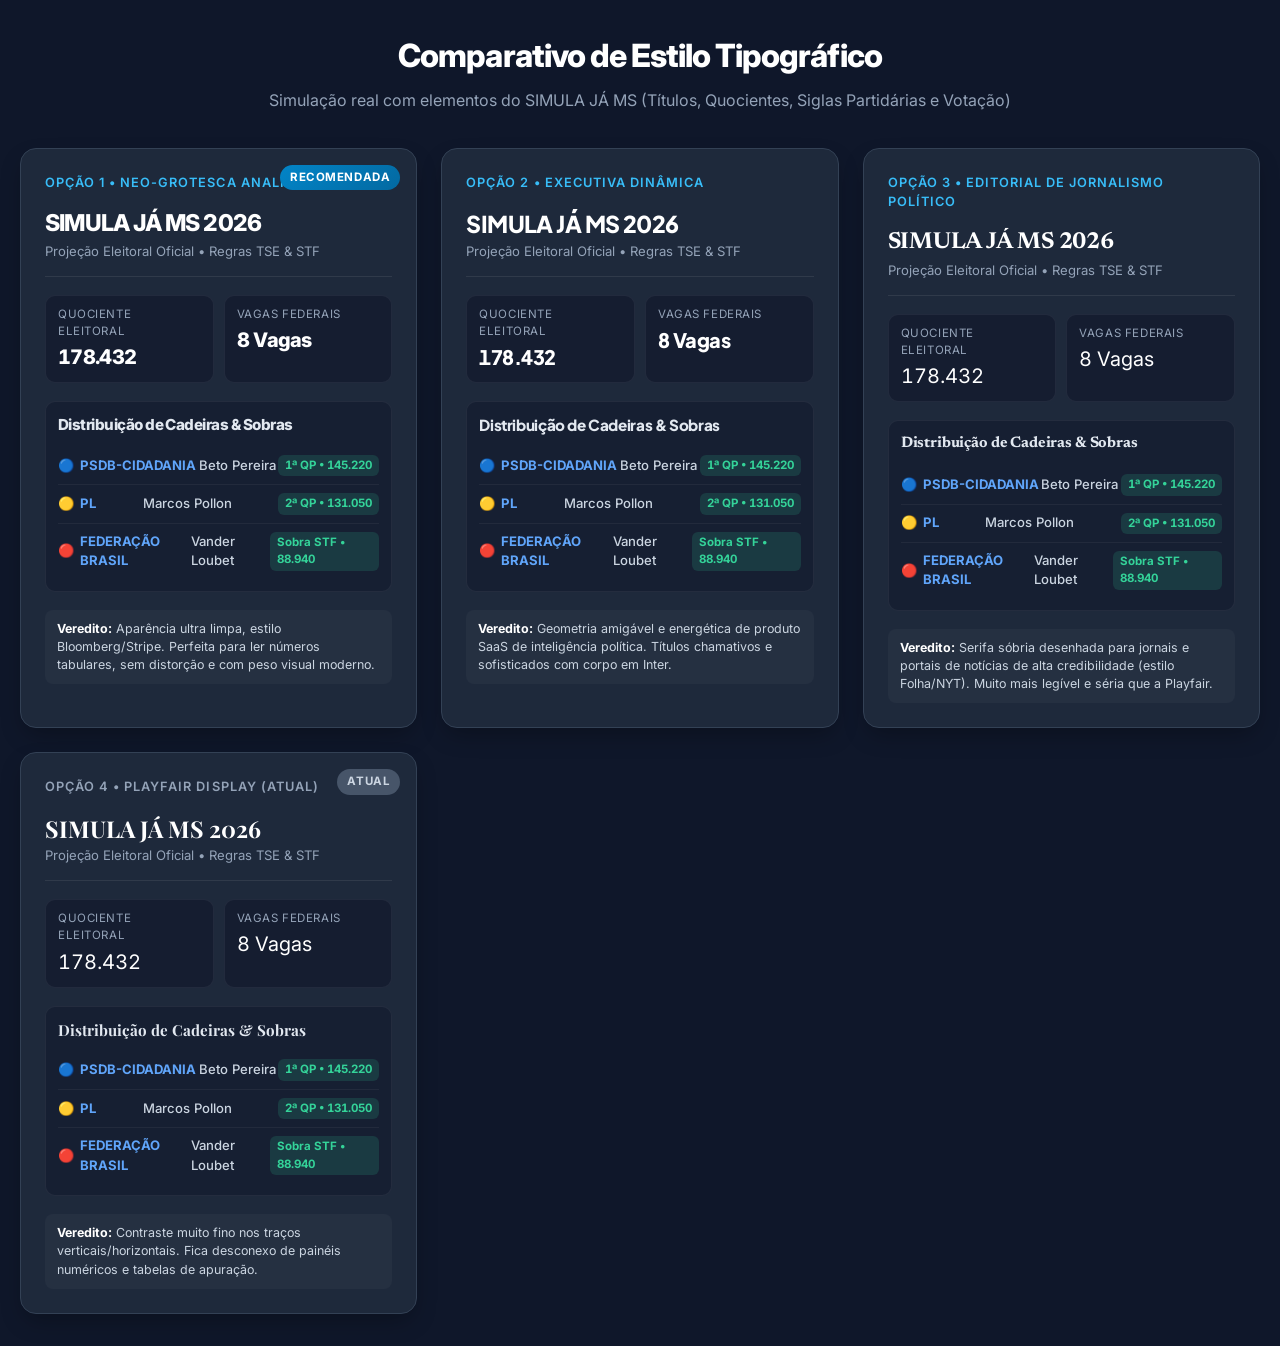
<file: mockup_tipografia.html>
<!DOCTYPE html>
<html lang="pt-BR">
<head>
  <meta charset="UTF-8">
  <meta name="viewport" content="width=device-width, initial-scale=1.0">
  <title>Comparativo Tipográfico • SIMULA JÁ MS</title>
  <link rel="preconnect" href="https://fonts.googleapis.com">
  <link rel="preconnect" href="https://fonts.gstatic.com" crossorigin>
  <!-- Google Fonts para as 4 opções -->
  <link href="https://fonts.googleapis.com/css2?family=Inter:wght@400;500;600;700;800;900&family=Plus+Jakarta+Sans:wght@500;600;700;800&family=Newsreader:ital,opsz,wght@0,6..72,500;0,6..72,700;1,6..72,600&family=Playfair+Display:ital,wght@0,600;0,700;1,600&display=swap" rel="stylesheet">
  <style>
    :root {
      --bg: #0F172A;
      --card-bg: #1E293B;
      --card-border: #334155;
      --text-main: #F8FAFC;
      --text-muted: #94A3B8;
      --primary: #38BDF8;
      --accent-green: #34D399;
      --accent-blue: #60A5FA;
      --accent-yellow: #FBBF24;
    }

    * { box-sizing: border-box; margin: 0; padding: 0; }
    body {
      background-color: var(--bg);
      color: var(--text-main);
      font-family: 'Inter', sans-serif;
      padding: 32px 20px;
      line-height: 1.5;
    }

    .header-doc {
      max-width: 1200px;
      margin: 0 auto 36px;
      text-align: center;
    }

    .header-doc h1 {
      font-size: 2rem;
      font-weight: 800;
      letter-spacing: -0.03em;
      color: #FFFFFF;
      margin-bottom: 8px;
    }

    .header-doc p {
      color: var(--text-muted);
      font-size: 1rem;
    }

    .grid-options {
      display: grid;
      grid-template-columns: repeat(auto-fit, minmax(320px, 1fr));
      gap: 24px;
      max-width: 1300px;
      margin: 0 auto;
    }

    .option-card {
      background: var(--card-bg);
      border: 1px solid var(--card-border);
      border-radius: 16px;
      padding: 24px;
      display: flex;
      flex-direction: column;
      gap: 18px;
      position: relative;
      box-shadow: 0 10px 25px -5px rgba(0, 0, 0, 0.3);
      transition: transform 0.2s ease, border-color 0.2s ease;
    }

    .option-card:hover {
      transform: translateY(-3px);
      border-color: var(--primary);
    }

    .badge-recommend {
      position: absolute;
      top: 16px;
      right: 16px;
      background: linear-gradient(135deg, #0284C7, #0369A1);
      color: #fff;
      font-size: 0.72rem;
      font-weight: 700;
      padding: 4px 10px;
      border-radius: 999px;
      letter-spacing: 0.05em;
      text-transform: uppercase;
    }

    .badge-current {
      position: absolute;
      top: 16px;
      right: 16px;
      background: #475569;
      color: #CBD5E1;
      font-size: 0.72rem;
      font-weight: 700;
      padding: 4px 10px;
      border-radius: 999px;
      letter-spacing: 0.05em;
      text-transform: uppercase;
    }

    .opt-tag {
      font-size: 0.8rem;
      font-weight: 600;
      color: var(--primary);
      text-transform: uppercase;
      letter-spacing: 0.08em;
    }

    .sim-header {
      border-bottom: 1px solid rgba(255, 255, 255, 0.08);
      padding-bottom: 14px;
    }

    /* Font Classes */
    .font-inter-only .card-title,
    .font-inter-only .hero-title,
    .font-inter-only .stat-num {
      font-family: 'Inter', sans-serif;
      font-weight: 800;
      letter-spacing: -0.035em;
    }

    .font-jakarta .card-title,
    .font-jakarta .hero-title,
    .font-jakarta .stat-num {
      font-family: 'Plus Jakarta Sans', sans-serif;
      font-weight: 800;
      letter-spacing: -0.025em;
    }

    .font-newsreader .card-title,
    .font-newsreader .hero-title {
      font-family: 'Newsreader', Georgia, serif;
      font-weight: 700;
      letter-spacing: -0.01em;
    }

    .font-playfair .card-title,
    .font-playfair .hero-title {
      font-family: 'Playfair Display', Georgia, serif;
      font-weight: 700;
      letter-spacing: 0;
    }

    /* Simulated UI Elements */
    .hero-title {
      font-size: 1.45rem;
      color: #FFFFFF;
      line-height: 1.2;
      margin-bottom: 4px;
    }

    .hero-sub {
      font-size: 0.82rem;
      color: var(--text-muted);
      font-family: 'Inter', sans-serif;
    }

    .sim-stats {
      display: grid;
      grid-template-columns: 1fr 1fr;
      gap: 10px;
    }

    .stat-box {
      background: rgba(15, 23, 42, 0.6);
      border: 1px solid rgba(255, 255, 255, 0.06);
      border-radius: 10px;
      padding: 10px 12px;
    }

    .stat-label {
      font-size: 0.72rem;
      color: var(--text-muted);
      text-transform: uppercase;
      letter-spacing: 0.05em;
    }

    .stat-num {
      font-size: 1.25rem;
      color: #FFFFFF;
      font-feature-settings: "tnum" 1;
      margin-top: 2px;
    }

    .sim-table {
      background: rgba(15, 23, 42, 0.5);
      border: 1px solid rgba(255, 255, 255, 0.06);
      border-radius: 10px;
      padding: 12px;
    }

    .sim-table-title {
      font-size: 0.95rem;
      color: #E2E8F0;
      margin-bottom: 10px;
    }

    .table-row {
      display: flex;
      justify-content: space-between;
      align-items: center;
      padding: 8px 0;
      border-bottom: 1px solid rgba(255, 255, 255, 0.05);
      font-size: 0.82rem;
    }

    .table-row:last-child {
      border-bottom: none;
    }

    .party-tag {
      font-weight: 700;
      color: var(--accent-blue);
      display: inline-flex;
      align-items: center;
      gap: 6px;
    }

    .cand-name {
      color: #CBD5E1;
      font-weight: 500;
    }

    .badge-vaga {
      background: rgba(52, 211, 153, 0.15);
      color: var(--accent-green);
      font-size: 0.72rem;
      font-weight: 700;
      padding: 2px 7px;
      border-radius: 6px;
      font-feature-settings: "tnum" 1;
    }

    .critique {
      background: rgba(255, 255, 255, 0.03);
      border-radius: 8px;
      padding: 10px 12px;
      font-size: 0.78rem;
      color: #CBD5E1;
      line-height: 1.45;
    }

    .critique strong {
      color: #FFFFFF;
    }
  </style>
</head>
<body>

  <div class="header-doc">
    <h1>Comparativo de Estilo Tipográfico</h1>
    <p>Simulação real com elementos do SIMULA JÁ MS (Títulos, Quocientes, Siglas Partidárias e Votação)</p>
  </div>

  <div class="grid-options">

    <!-- OPÇÃO 1: INTER TOTAL -->
    <div class="option-card font-inter-only">
      <span class="badge-recommend">Recomendada</span>
      <div class="opt-tag">Opção 1 • Neo-Grotesca Analítica</div>
      
      <div class="sim-header">
        <h2 class="hero-title">SIMULA JÁ MS 2026</h2>
        <p class="hero-sub">Projeção Eleitoral Oficial • Regras TSE & STF</p>
      </div>

      <div class="sim-stats">
        <div class="stat-box">
          <div class="stat-label">Quociente Eleitoral</div>
          <div class="stat-num">178.432</div>
        </div>
        <div class="stat-box">
          <div class="stat-label">Vagas Federais</div>
          <div class="stat-num">8 Vagas</div>
        </div>
      </div>

      <div class="sim-table">
        <div class="card-title sim-table-title">Distribuição de Cadeiras & Sobras</div>
        <div class="table-row">
          <span class="party-tag"><span>🔵</span> PSDB-CIDADANIA</span>
          <span class="cand-name">Beto Pereira</span>
          <span class="badge-vaga">1ª QP • 145.220</span>
        </div>
        <div class="table-row">
          <span class="party-tag"><span>🟡</span> PL</span>
          <span class="cand-name">Marcos Pollon</span>
          <span class="badge-vaga">2ª QP • 131.050</span>
        </div>
        <div class="table-row">
          <span class="party-tag"><span>🔴</span> FEDERAÇÃO BRASIL</span>
          <span class="cand-name">Vander Loubet</span>
          <span class="badge-vaga">Sobra STF • 88.940</span>
        </div>
      </div>

      <div class="critique">
        <strong>Veredito:</strong> Aparência ultra limpa, estilo Bloomberg/Stripe. Perfeita para ler números tabulares, sem distorção e com peso visual moderno.
      </div>
    </div>

    <!-- OPÇÃO 2: PLUS JAKARTA SANS -->
    <div class="option-card font-jakarta">
      <div class="opt-tag">Opção 2 • Executiva Dinâmica</div>
      
      <div class="sim-header">
        <h2 class="hero-title">SIMULA JÁ MS 2026</h2>
        <p class="hero-sub">Projeção Eleitoral Oficial • Regras TSE & STF</p>
      </div>

      <div class="sim-stats">
        <div class="stat-box">
          <div class="stat-label">Quociente Eleitoral</div>
          <div class="stat-num">178.432</div>
        </div>
        <div class="stat-box">
          <div class="stat-label">Vagas Federais</div>
          <div class="stat-num">8 Vagas</div>
        </div>
      </div>

      <div class="sim-table">
        <div class="card-title sim-table-title">Distribuição de Cadeiras & Sobras</div>
        <div class="table-row">
          <span class="party-tag"><span>🔵</span> PSDB-CIDADANIA</span>
          <span class="cand-name">Beto Pereira</span>
          <span class="badge-vaga">1ª QP • 145.220</span>
        </div>
        <div class="table-row">
          <span class="party-tag"><span>🟡</span> PL</span>
          <span class="cand-name">Marcos Pollon</span>
          <span class="badge-vaga">2ª QP • 131.050</span>
        </div>
        <div class="table-row">
          <span class="party-tag"><span>🔴</span> FEDERAÇÃO BRASIL</span>
          <span class="cand-name">Vander Loubet</span>
          <span class="badge-vaga">Sobra STF • 88.940</span>
        </div>
      </div>

      <div class="critique">
        <strong>Veredito:</strong> Geometria amigável e energética de produto SaaS de inteligência política. Títulos chamativos e sofisticados com corpo em Inter.
      </div>
    </div>

    <!-- OPÇÃO 3: NEWSREADER -->
    <div class="option-card font-newsreader">
      <div class="opt-tag">Opção 3 • Editorial de Jornalismo Político</div>
      
      <div class="sim-header">
        <h2 class="hero-title">SIMULA JÁ MS 2026</h2>
        <p class="hero-sub">Projeção Eleitoral Oficial • Regras TSE & STF</p>
      </div>

      <div class="sim-stats">
        <div class="stat-box">
          <div class="stat-label">Quociente Eleitoral</div>
          <div class="stat-num">178.432</div>
        </div>
        <div class="stat-box">
          <div class="stat-label">Vagas Federais</div>
          <div class="stat-num">8 Vagas</div>
        </div>
      </div>

      <div class="sim-table">
        <div class="card-title sim-table-title">Distribuição de Cadeiras & Sobras</div>
        <div class="table-row">
          <span class="party-tag"><span>🔵</span> PSDB-CIDADANIA</span>
          <span class="cand-name">Beto Pereira</span>
          <span class="badge-vaga">1ª QP • 145.220</span>
        </div>
        <div class="table-row">
          <span class="party-tag"><span>🟡</span> PL</span>
          <span class="cand-name">Marcos Pollon</span>
          <span class="badge-vaga">2ª QP • 131.050</span>
        </div>
        <div class="table-row">
          <span class="party-tag"><span>🔴</span> FEDERAÇÃO BRASIL</span>
          <span class="cand-name">Vander Loubet</span>
          <span class="badge-vaga">Sobra STF • 88.940</span>
        </div>
      </div>

      <div class="critique">
        <strong>Veredito:</strong> Serifa sóbria desenhada para jornais e portais de notícias de alta credibilidade (estilo Folha/NYT). Muito mais legível e séria que a Playfair.
      </div>
    </div>

    <!-- REFERÊNCIA ATUAL: PLAYFAIR DISPLAY -->
    <div class="option-card font-playfair">
      <span class="badge-current">Atual</span>
      <div class="opt-tag" style="color: #94A3B8;">Opção 4 • Playfair Display (Atual)</div>
      
      <div class="sim-header">
        <h2 class="hero-title">SIMULA JÁ MS 2026</h2>
        <p class="hero-sub">Projeção Eleitoral Oficial • Regras TSE & STF</p>
      </div>

      <div class="sim-stats">
        <div class="stat-box">
          <div class="stat-label">Quociente Eleitoral</div>
          <div class="stat-num">178.432</div>
        </div>
        <div class="stat-box">
          <div class="stat-label">Vagas Federais</div>
          <div class="stat-num">8 Vagas</div>
        </div>
      </div>

      <div class="sim-table">
        <div class="card-title sim-table-title">Distribuição de Cadeiras & Sobras</div>
        <div class="table-row">
          <span class="party-tag"><span>🔵</span> PSDB-CIDADANIA</span>
          <span class="cand-name">Beto Pereira</span>
          <span class="badge-vaga">1ª QP • 145.220</span>
        </div>
        <div class="table-row">
          <span class="party-tag"><span>🟡</span> PL</span>
          <span class="cand-name">Marcos Pollon</span>
          <span class="badge-vaga">2ª QP • 131.050</span>
        </div>
        <div class="table-row">
          <span class="party-tag"><span>🔴</span> FEDERAÇÃO BRASIL</span>
          <span class="cand-name">Vander Loubet</span>
          <span class="badge-vaga">Sobra STF • 88.940</span>
        </div>
      </div>

      <div class="critique">
        <strong>Veredito:</strong> Contraste muito fino nos traços verticais/horizontais. Fica desconexo de painéis numéricos e tabelas de apuração.
      </div>
    </div>

  </div>

</body>
</html>
</file>
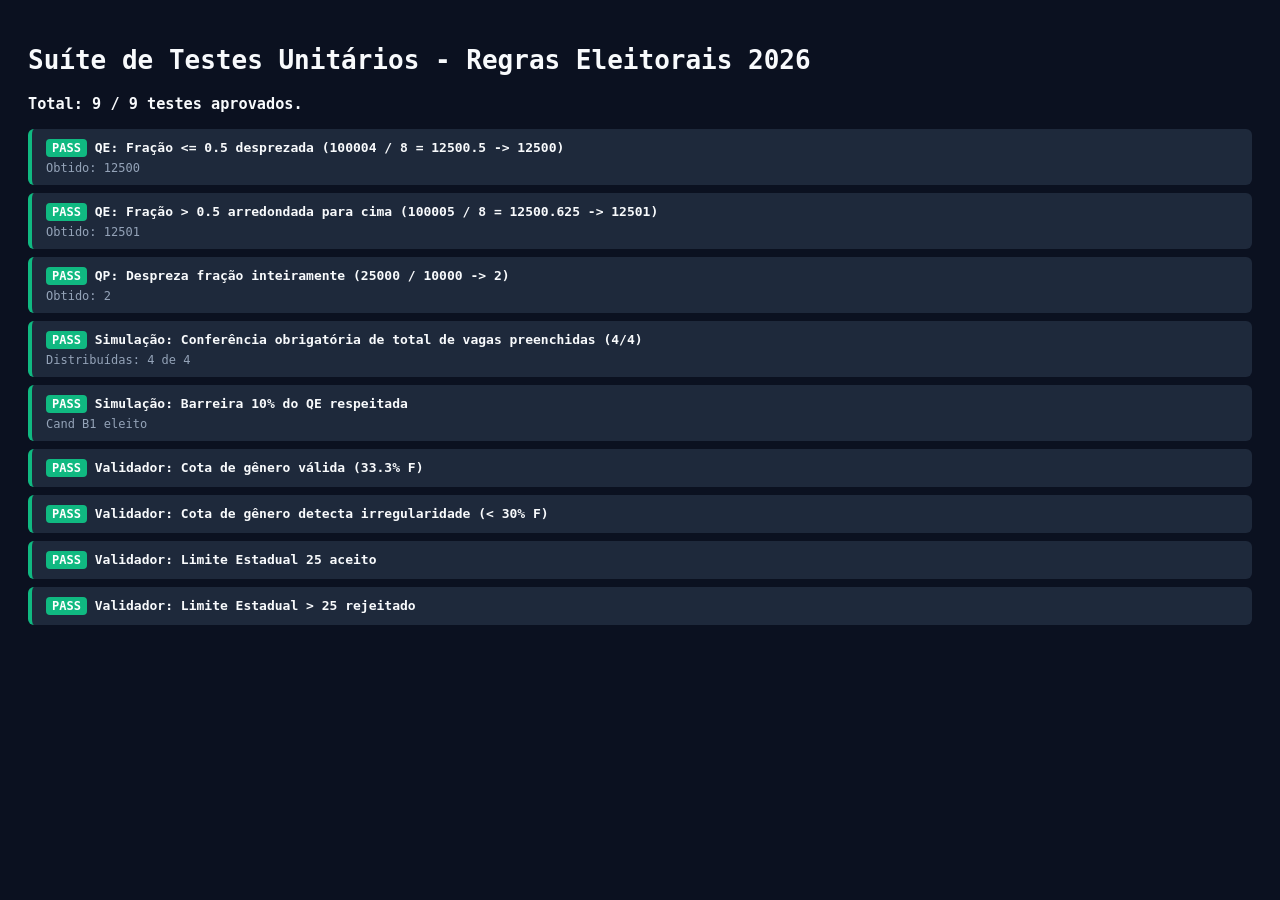
<file: test/test-runner.html>
<!DOCTYPE html>
<html lang="pt-BR">
<head>
  <meta charset="UTF-8">
  <title>Test Runner - Simulador de Vagas 2026 MS</title>
  <style>
    body {
      background: #0B1120;
      color: #F8FAFC;
      font-family: monospace;
      padding: 20px;
    }
    .test-card {
      background: #1E293B;
      padding: 10px 14px;
      margin-bottom: 8px;
      border-radius: 6px;
      border-left: 4px solid #10B981;
    }
    .test-card.failed {
      border-left-color: #EF4444;
    }
    .badge {
      display: inline-block;
      padding: 2px 6px;
      border-radius: 4px;
      font-weight: bold;
      font-size: 12px;
    }
    .badge-pass { background: #10B981; color: #fff; }
    .badge-fail { background: #EF4444; color: #fff; }
  </style>
</head>
<body>
  <h1>Suíte de Testes Unitários - Regras Eleitorais 2026</h1>
  <div id="test-results">Executando testes...</div>

  <script type="module">
    import { runAllTests } from './electoralRules.test.js';

    const results = runAllTests();
    const container = document.getElementById('test-results');
    container.innerHTML = '';

    let passedCount = 0;
    results.forEach(r => {
      if (r.passed) passedCount++;
      const div = document.createElement('div');
      div.className = `test-card ${r.passed ? '' : 'failed'}`;
      div.innerHTML = `
        <span class="badge ${r.passed ? 'badge-pass' : 'badge-fail'}">${r.passed ? 'PASS' : 'FAIL'}</span>
        <strong>${r.name}</strong>
        ${r.extraInfo ? `<div style="color: #94A3B8; font-size: 12px; margin-top: 4px;">${r.extraInfo}</div>` : ''}
      `;
      container.appendChild(div);
    });

    const summary = document.createElement('h3');
    summary.style.marginTop = '20px';
    summary.textContent = `Total: ${passedCount} / ${results.length} testes aprovados.`;
    container.prepend(summary);
  </script>
</body>
</html>
</file>
<file: css/main.css>
:root {
  /* ============================================================ */
  /* PALETA INSTITUCIONAL CLÁSSICA (TONS PASTÉIS, FOSCOS E SÓBRIOS) */
  /* ============================================================ */
  --bg-main: #F4F6F8;          /* Fundo suave fosco, sem reflexos */
  --bg-card: #FFFFFF;          /* Cartões limpos com bordas foscas */
  --bg-card-hover: #F8FAFC;    
  --bg-input: #F8FAFC;
  
  /* Azul Institucional Pastel Fosco */
  --primary: #1E3A5F;          /* Azul marinho sóbrio executivo */
  --primary-light: #2D4E75;    
  --primary-hover: #152942;    
  --primary-bg-subtle: #E8EEF5;

  /* Paleta Verde Pastel Fosco */
  --pastel-green-bg: #EAF5ED;      
  --pastel-green-light: #F4FAF6;   
  --pastel-green-border: #BDDDC5;  
  --pastel-green-text: #245A36;    
  --pastel-green-accent: #2D6E43;  

  /* Paleta Amarelo / Ocre Pastel Fosco */
  --pastel-yellow-bg: #FAF5E6;     
  --pastel-yellow-light: #FDFBF4;  
  --pastel-yellow-border: #E8DCB8; 
  --pastel-yellow-text: #6B5524;   
  --pastel-yellow-accent: #8F7230; 

  /* Paleta Azul Suave Pastel Fosco */
  --pastel-blue-bg: #EBF2F8;       
  --pastel-blue-border: #C8D9E8;
  --pastel-blue-text: #254B73;

  /* Paleta Púrpura Pastel Fosco */
  --pastel-purple-bg: #F2EEF8;     
  --pastel-purple-border: #D7CBE8;
  --pastel-purple-text: #503E6D;

  /* Paleta Vermelho Pastel Fosco */
  --pastel-red-bg: #F9EBEB;        
  --pastel-red-border: #E8BFBF;
  --pastel-red-text: #823434;

  /* Diferenciação de Campos Editáveis e Fixos */
  --input-edit-bg: #FFFFFF;
  --input-edit-border: #94A3B8;
  --input-edit-focus-border: #0F172A;
  --input-edit-filled-bg: #EAF5ED;
  --input-edit-filled-border: #2D6E43;

  --fixed-system-bg: #EAEFF5;
  --fixed-system-border: #94A3B8;
  --fixed-system-text: #0F172A;
  --fixed-system-badge-bg: #CBD5E1;
  --fixed-system-badge-text: #1E293B;

  /* Cores Globais de Texto e Superfície (Contraste Otimizado) */
  --text-main: #0B1320;                       /* Preto carvão com leitura límpida */
  --text-muted: #334155;                      /* Cinza grafite escuro com alto contraste */
  --text-dim: #475569;
  --border-color: #CBD5E1;
  --border-focus: #0F172A;

  --color-accent-blue: #254B73;
  --color-accent-green: #2D6E43;
  --color-accent-yellow: #8F7230;
  --color-accent-red: #823434;

  --radius-sm: 6px;
  --radius-md: 10px;
  --radius-lg: 14px;
  --radius-full: 9999px;

  /* TIPOGRAFIA ANALÍTICA NEO-GROTESCA (INTER) */
  --font-sans: 'Inter', -apple-system, BlinkMacSystemFont, 'Segoe UI', Roboto, sans-serif;
  --font-serif: var(--font-sans); /* Fallback compatível */

  --shadow-sm: 0 1px 3px rgba(30, 41, 59, 0.04);
  --shadow-md: 0 4px 8px rgba(30, 41, 59, 0.05);
  --shadow-lg: 0 8px 16px rgba(30, 41, 59, 0.06);
  --transition: all 0.18s ease-in-out;

  /* Safe Area Insets para Mobile */
  --safe-top: env(safe-area-inset-top, 20px);
  --safe-bottom: env(safe-area-inset-bottom, 20px);
  --safe-left: env(safe-area-inset-left, 16px);
  --safe-right: env(safe-area-inset-right, 16px);
}

/* ============================================================ */
/* MODO ESCURO (DARK MODE) - FOSCO, ELEGANTE E EQUILIBRADO      */
/* ============================================================ */
body.dark-mode {
  --bg-main: #0F1722;          /* Slate escuro fosco de alto conforto visual */
  --bg-card: #17212F;          /* Superfície de cartão sóbria */
  --bg-card-hover: #1E2B3D;
  --bg-input: #131C28;

  --primary: #5A87B8;          /* Azul suave de leitura */
  --primary-light: #7DA4CF;
  --primary-hover: #4571A1;
  --primary-bg-subtle: #1C2D42;

  --pastel-green-bg: #13281E;
  --pastel-green-light: #183327;
  --pastel-green-border: #2D583F;
  --pastel-green-text: #86C99D;
  --pastel-green-accent: #6EBA88;

  --pastel-yellow-bg: #2B2412;
  --pastel-yellow-light: #362D17;
  --pastel-yellow-border: #615026;
  --pastel-yellow-text: #DEC58A;
  --pastel-yellow-accent: #C7AE71;

  --pastel-blue-bg: #142334;
  --pastel-blue-border: #284463;
  --pastel-blue-text: #96B9DF;

  --pastel-purple-bg: #221B2E;
  --pastel-purple-border: #44375A;
  --pastel-purple-text: #C3B4DE;

  --pastel-red-bg: #2A1719;
  --pastel-red-border: #5A2D31;
  --pastel-red-text: #D98E93;

  --input-edit-bg: #131C28;
  --input-edit-border: #2A3B50;
  --input-edit-focus-border: #5A87B8;
  --input-edit-filled-bg: #183327;
  --input-edit-filled-border: #2D583F;

  --fixed-system-bg: #131C28;
  --fixed-system-border: #2A3B50;
  --fixed-system-text: #E2E8F0;
  --fixed-system-badge-bg: #1E2B3D;
  --fixed-system-badge-text: #94A3B8;

  --text-main: #F8FAFC;                       /* Branco nítido */
  --text-muted: #CBD5E1;                      /* Cinza claro nítido */
  --text-dim: #94A3B8;
  --border-color: #334155;
  --border-focus: #7DA4CF;

  --shadow-sm: 0 1px 3px rgba(0, 0, 0, 0.25);
  --shadow-md: 0 4px 8px rgba(0, 0, 0, 0.35);
  --shadow-lg: 0 8px 16px rgba(0, 0, 0, 0.45);
}

* {
  box-sizing: border-box;
  margin: 0;
  padding: 0;
  -webkit-tap-highlight-color: transparent;
}

body {
  background-color: var(--bg-main);
  color: var(--text-main);
  font-family: var(--font-sans);
  font-size: 15px;
  line-height: 1.5;
  min-height: 100vh;
  display: flex;
  flex-direction: column;
  overflow-x: hidden;
  -webkit-font-smoothing: antialiased;
  transition: background-color 0.25s ease, color 0.25s ease;
}

/* Tipografia Neo-Grotesca de Alta Precisão para Títulos */
h1, h2, h3, h4, 
.card-title,
.card-title-bar h2,
.card-title-bar h3,
.inter-title {
  font-family: var(--font-sans) !important;
  font-weight: 800 !important;
  letter-spacing: -0.028em !important;
}

/* Alinhamento Numérico Tabular em Dados Eleitorais */
.metric-value,
.qe-value,
.vote-count,
.stat-box-val,
.candidate-votes,
.party-total-votes,
.calc-value,
.badge-total-votes {
  font-feature-settings: "tnum" 1, "cv05" 1;
}

/* Layout Container Centralizado e Focado */
.app-container {
  width: 100%;
  max-width: 680px;
  margin: 0 auto;
  padding-top: calc(var(--safe-top) + 12px);
  padding-bottom: calc(var(--safe-bottom) + 85px);
  padding-left: calc(var(--safe-left) + 12px);
  padding-right: calc(var(--safe-right) + 12px);
  display: flex;
  flex-direction: column;
  gap: 14px;
}

/* Header Centralizado Hero Maximizado */
.app-header.header-centered {
  position: relative;
  display: flex;
  flex-direction: column;
  align-items: center;
  justify-content: center;
  text-align: center;
  padding: 18px 12px 14px 12px;
  width: 100%;
  border-bottom: 1px solid rgba(255, 255, 255, 0.08);
  margin-bottom: 12px;
}

.header-actions-right {
  position: absolute;
  top: 10px;
  right: 8px;
  display: flex;
  flex-direction: column;
  align-items: flex-end;
  gap: 4px;
  z-index: 10;
}

.header-action-buttons {
  display: flex;
  align-items: center;
  gap: 6px;
}

.btn-adm-gear-corner {
  position: static;
  z-index: 10;
  padding: 8px;
  border-radius: 10px;
  background: rgba(148, 163, 184, 0.10);
  border: 1px solid var(--border-color, rgba(255, 255, 255, 0.12));
  color: var(--text-muted, #94A3B8);
  cursor: pointer;
  display: flex;
  align-items: center;
  justify-content: center;
  transition: var(--transition);
}

.btn-adm-gear-corner:hover {
  color: var(--text-main, #FFFFFF);
  background: rgba(148, 163, 184, 0.20);
  transform: translateY(-1px);
}

.brand-wrapper-centered {
  display: flex;
  flex-direction: column;
  align-items: center;
  justify-content: center;
  text-align: center;
  gap: 12px;
  width: 100%;
}

/* Logomarca Maximizada */
.brand-icon-hero {
  width: 76px;
  height: 76px;
  border-radius: 18px;
  overflow: hidden;
  box-shadow: 0 8px 24px rgba(0, 76, 151, 0.25), 0 2px 6px rgba(0, 0, 0, 0.08);
  background: transparent;
  flex-shrink: 0;
  transition: transform 0.25s cubic-bezier(0.16, 1, 0.3, 1), box-shadow 0.25s ease;
  border: 1px solid rgba(255, 255, 255, 0.12);
}

.brand-icon-hero:hover {
  transform: scale(1.05) translateY(-2px);
  box-shadow: 0 12px 30px rgba(0, 76, 151, 0.35);
}

.brand-logo-hero {
  width: 100%;
  height: 100%;
  object-fit: cover;
  display: block;
}

.brand-text-block {
  display: flex;
  flex-direction: column;
  align-items: center;
  gap: 4px;
}

/* Nome da Aplicação Maximizado - Tipografia Moderna Sem Serifa */
.brand-title-hero {
  font-family: -apple-system, BlinkMacSystemFont, "Segoe UI", Roboto, "Helvetica Neue", "Inter", sans-serif !important;
  font-size: 2.35rem;
  font-weight: 900;
  color: var(--text-main);
  letter-spacing: -0.04em;
  line-height: 1.05;
  margin: 0;
  text-transform: none;
  text-shadow: 0 2px 8px rgba(0, 0, 0, 0.08);
}

.brand-subtitle-hero-row {
  display: flex;
  align-items: center;
  gap: 10px;
  flex-wrap: wrap;
  justify-content: center;
}

.brand-subtitle-hero {
  font-family: -apple-system, BlinkMacSystemFont, "Segoe UI", Roboto, "Inter", sans-serif;
  font-size: 1.05rem;
  font-weight: 800;
  color: var(--primary);
  letter-spacing: -0.01em;
  line-height: 1.2;
}

.brand-edition-badge {
  font-size: 0.72rem;
  font-weight: 800;
  background: var(--pastel-green-bg);
  color: var(--pastel-green-text);
  border: 1px solid var(--pastel-green-border);
  padding: 3px 9px;
  border-radius: 999px;
  letter-spacing: 0.03em;
  text-transform: uppercase;
}

.brand-credits-subtle {
  display: inline-flex;
  align-items: center;
  justify-content: flex-end;
  gap: 5px;
  margin-top: 2px;
  font-size: 0.69rem;
  font-weight: 500;
  color: var(--text-dim, #64748B);
  letter-spacing: 0.01em;
  text-decoration: none;
  opacity: 0.85;
  transition: opacity 0.2s ease, color 0.2s ease;
}

.brand-credits-subtle:hover {
  opacity: 1;
  color: var(--primary);
  text-decoration: underline;
  text-underline-offset: 2px;
}

.credits-logo-tiny {
  width: 13px;
  height: 13px;
  object-fit: contain;
  border-radius: 3px;
  display: block;
}
/* Navigation Tabs (Barra de Navegação Inferior / Rodapé) */
.mobile-nav-bar {
  position: fixed;
  bottom: 0;
  left: 0;
  right: 0;
  background: var(--bg-card);
  backdrop-filter: blur(12px);
  border-top: 1px solid var(--border-color);
  display: flex;
  justify-content: center;
  align-items: center;
  padding-top: 10px;
  padding-bottom: calc(var(--safe-bottom) + 12px);
  padding-left: var(--safe-left);
  padding-right: var(--safe-right);
  z-index: 1000;
  box-shadow: 0 -4px 16px rgba(0, 0, 0, 0.06);
}

.nav-tab-container {
  display: flex;
  justify-content: center;
  align-items: center;
  gap: 12px;
  width: 100%;
  max-width: 680px;
  margin: 0 auto;
  padding: 0 8px;
}

.nav-tab-btn {
  background: transparent;
  border: 1px solid transparent;
  color: var(--text-muted);
  display: flex;
  flex-direction: column;
  align-items: center;
  justify-content: center;
  gap: 4px;
  font-size: 0.76rem;
  font-weight: 600;
  cursor: pointer;
  padding: 8px 14px;
  min-height: 48px;
  border-radius: var(--radius-sm);
  transition: all 0.2s cubic-bezier(0.16, 1, 0.3, 1);
  flex: 1;
  max-width: 150px;
}

.nav-tab-btn:hover {
  background: var(--bg-input);
  color: var(--text-main);
}

.nav-tab-btn.active {
  color: var(--text-main);
  background: var(--pastel-blue-bg);
  border-color: var(--pastel-blue-border);
  font-weight: 700;
}

.nav-tab-btn svg {
  width: 22px;
  height: 22px;
  stroke-width: 2.1;
  flex-shrink: 0;
}

/* Botão Discreto de Engrenagem ADM */
.btn-adm-gear {
  position: absolute;
  top: 4px;
  right: 0;
  z-index: 10;
  padding: 6px;
  border-radius: var(--radius-sm);
  display: inline-flex;
  align-items: center;
  justify-content: center;
  transition: var(--transition);
}

.btn-adm-gear:hover, .btn-adm-gear:active {
  color: var(--text-main);
  background: var(--pastel-green-bg);
  border-color: var(--pastel-green-border);
}

/* Content Views */
.tab-content {
  display: none;
  animation: fadeIn 0.2s ease-in-out;
}

.tab-content.active {
  display: block;
}

@keyframes fadeIn {
  from { opacity: 0; transform: translateY(3px); }
  to { opacity: 1; transform: translateY(0); }
}

/* Barra Guia Visual: Diferenciação de Campos */
.field-legend-bar {
  display: flex;
  align-items: center;
  justify-content: space-between;
  gap: 8px;
  padding: 6px 10px;
  background: #FFFFFF;
  border: 1px solid var(--border-color);
  border-radius: var(--radius-sm);
  font-size: 0.72rem;
  color: var(--text-muted);
  box-shadow: var(--shadow-sm);
  flex-wrap: wrap;
}

.legend-item {
  display: inline-flex;
  align-items: center;
  gap: 5px;
}

.legend-chip {
  display: inline-flex;
  align-items: center;
  padding: 1px 6px;
  border-radius: 4px;
  font-size: 0.68rem;
  font-weight: 700;
  text-transform: uppercase;
}

.legend-chip.chip-edit {
  background: #FFFFFF;
  border: 2px solid var(--input-edit-border);
  color: var(--text-main);
}

.legend-chip.chip-fixed {
  background: var(--pastel-yellow-bg);
  border: 1px solid var(--pastel-yellow-border);
  color: var(--pastel-yellow-text);
}

/* Card Container Base */
.glass-card {
  background: var(--bg-card);
  border: 1px solid var(--border-color);
  border-radius: var(--radius-md);
  padding: 14px 16px;
  margin-bottom: 12px;
  box-shadow: var(--shadow-sm);
  position: relative;
  transition: var(--transition);
}

.card-title-bar {
  display: flex;
  justify-content: space-between;
  align-items: center;
  margin-bottom: 10px;
}

.card-title-bar h2, .card-title-bar h3 {
  font-size: 0.95rem;
  font-weight: 700;
  color: var(--text-main);
  display: flex;
  align-items: center;
  gap: 8px;
}

/* Buttons */
.btn {
  display: inline-flex;
  align-items: center;
  justify-content: center;
  gap: 6px;
  padding: 7px 12px;
  font-size: 0.82rem;
  font-weight: 600;
  border-radius: var(--radius-sm);
  cursor: pointer;
  transition: var(--transition);
  border: 1px solid transparent;
  font-family: inherit;
}

.btn-primary {
  background: var(--primary);
  color: #FFFFFF;
  border-color: var(--primary);
  box-shadow: 0 2px 6px rgba(0, 76, 151, 0.20);
}

.btn-primary:hover {
  background: var(--primary-hover);
  border-color: var(--primary-hover);
}

.btn-secondary {
  background: #FFFFFF;
  color: var(--text-main);
  border-color: var(--border-color);
}

.btn-secondary:hover {
  background: #F1F5F9;
  border-color: #CBD5E1;
  color: var(--primary);
}

.btn-outline {
  background: transparent;
  color: var(--primary);
  border-color: var(--primary);
}

.btn-outline:hover {
  background: var(--pastel-blue-bg);
  color: var(--primary-hover);
}

.btn-danger {
  background: var(--pastel-red-bg);
  color: var(--pastel-red-text);
  border-color: var(--pastel-red-border);
}

.btn-danger:hover {
  background: #FEE2E2;
}

.btn-success {
  background: var(--pastel-green-bg);
  color: var(--pastel-green-text);
  border-color: var(--pastel-green-border);
}

.btn-sm {
  padding: 5px 10px;
  font-size: 0.78rem;
}

.btn-lg {
  padding: 12px 18px;
  font-size: 0.95rem;
  width: 100%;
}

/* Badges de Destaque */
.badge-field-edit {
  background: #FFFFFF;
  color: var(--primary);
  border: 1.5px solid var(--primary-light);
  font-size: 0.65rem;
  font-weight: 800;
  letter-spacing: 0.04em;
  padding: 2px 7px;
  border-radius: var(--radius-full);
  display: inline-flex;
  align-items: center;
  gap: 4px;
}

.badge-field-fixed {
  background: var(--pastel-yellow-bg);
  color: var(--pastel-yellow-text);
  border: 1px solid var(--pastel-yellow-border);
  font-size: 0.65rem;
  font-weight: 800;
  letter-spacing: 0.04em;
  padding: 2px 7px;
  border-radius: var(--radius-full);
  display: inline-flex;
  align-items: center;
  gap: 4px;
}

/* Inputs & Form Controls */
.form-group {
  display: flex;
  flex-direction: column;
  gap: 4px;
  margin-bottom: 10px;
}

.form-label {
  font-size: 0.8rem;
  font-weight: 600;
  color: var(--text-muted);
}

.form-input {
  background: var(--input-edit-bg);
  border: 2px solid var(--input-edit-border);
  border-radius: var(--radius-sm);
  color: var(--text-main);
  padding: 8px 12px;
  font-size: 0.95rem;
  outline: none;
  transition: var(--transition);
  width: 100%;
  font-family: inherit;
  box-shadow: 0 1px 2px rgba(0,0,0,0.04);
}

.form-input:focus {
  border-color: var(--input-edit-focus-border);
  background: #FFFFFF;
  box-shadow: 0 0 0 3px var(--input-edit-focus-glow);
}

/* Badges Padrão com Cores Pastéis */
.badge {
  display: inline-flex;
  align-items: center;
  gap: 4px;
  padding: 2px 8px;
  border-radius: var(--radius-full);
  font-size: 0.7rem;
  font-weight: 700;
  text-transform: uppercase;
}

.badge-blue { background: var(--pastel-blue-bg); color: var(--pastel-blue-text); border: 1px solid var(--pastel-blue-border); }
.badge-green { background: var(--pastel-green-bg); color: var(--pastel-green-text); border: 1px solid var(--pastel-green-border); }
.badge-yellow { background: var(--pastel-yellow-bg); color: var(--pastel-yellow-text); border: 1px solid var(--pastel-yellow-border); }
.badge-red { background: var(--pastel-red-bg); color: var(--pastel-red-text); border: 1px solid var(--pastel-red-border); }
.badge-purple { background: var(--pastel-purple-bg); color: var(--pastel-purple-text); border: 1px solid var(--pastel-purple-border); }

/* Modal & PIN */
.modal-backdrop {
  position: fixed;
  top: 0;
  left: 0;
  right: 0;
  bottom: 0;
  background: rgba(15, 23, 42, 0.65);
  backdrop-filter: blur(8px);
  -webkit-backdrop-filter: blur(8px);
  display: none;
  align-items: center;
  justify-content: center;
  z-index: 2000;
  padding: 16px;
  overflow-y: auto;
}

.modal-backdrop.active {
  display: flex;
}

.modal-box {
  background: var(--bg-card);
  border: 1px solid var(--border-color);
  border-radius: var(--radius-lg);
  padding: 24px;
  width: 100%;
  max-width: 460px;
  max-height: calc(100vh - 32px);
  overflow-y: auto;
  box-shadow: 0 20px 40px -8px rgba(0, 0, 0, 0.45);
  display: flex;
  flex-direction: column;
  gap: 16px;
  position: relative;
}

/* Painel Administrativo Horizontal de Alta Densidade */
.modal-box-admin-wide {
  max-width: 1040px;
  width: 95vw;
  max-height: 90vh;
  padding: 0;
  display: flex;
  flex-direction: column;
  overflow: hidden; /* O scroll fica contido no corpo */
}

.admin-panel-header {
  padding: 18px 24px;
  border-bottom: 1px solid var(--border-color);
  display: flex;
  justify-content: space-between;
  align-items: center;
  background: var(--bg-card);
  flex-shrink: 0;
}

.admin-panel-body {
  padding: 20px 24px;
  overflow-y: auto;
  -webkit-overflow-scrolling: touch;
  flex: 1;
  display: flex;
  flex-direction: column;
  gap: 18px;
}

.admin-panel-grid {
  display: grid;
  grid-template-columns: 1fr;
  gap: 18px;
}

@media (min-width: 768px) {
  .admin-panel-grid {
    grid-template-columns: repeat(2, 1fr);
    gap: 20px;
  }
}

.admin-panel-footer {
  padding: 14px 24px;
  border-top: 1px solid var(--border-color);
  background: var(--bg-card);
  display: flex;
  justify-content: flex-end;
  gap: 10px;
  align-items: center;
  flex-shrink: 0;
}

.admin-card-section {
  background: var(--bg-input);
  border: 1px solid var(--border-color);
  border-radius: var(--radius-md);
  padding: 16px;
  display: flex;
  flex-direction: column;
  gap: 12px;
}

.pin-input-container {
  display: flex;
  justify-content: center;
  gap: 8px;
  margin: 12px 0;
}

.pin-digit-input {
  width: 42px;
  height: 48px;
  text-align: center;
  font-size: 1.4rem;
  font-weight: 800;
  background: #F8FAFC;
  border: 1px solid var(--border-color);
  border-radius: var(--radius-sm);
  color: var(--text-main);
  outline: none;
}

.pin-digit-input:focus {
  border-color: var(--border-focus);
  background: #FFFFFF;
  box-shadow: 0 0 0 3px var(--primary-glow);
}

/* ==========================================================================
   RESPONSIVE DESKTOP & WIDE SCREEN SYSTEM (ADAPTAÇÃO ELEGANTE DESKTOP/WIDE)
   ========================================================================== */

/* Tablet & Pequenos Notebooks (>= 768px) */
@media (min-width: 768px) {
  .app-container {
    max-width: 820px;
    padding-bottom: 30px;
  }
  .mobile-nav-bar {
    position: relative;
    border-radius: var(--radius-md);
    margin-bottom: 12px;
    box-shadow: var(--shadow-sm);
  }
}

/* Desktop Padrão (>= 1024px) */
@media (min-width: 1024px) {
  .app-container {
    max-width: 100%;
    width: 100%;
    padding-left: clamp(24px, 4vw, 56px);
    padding-right: clamp(24px, 4vw, 56px);
    padding-top: 20px;
    padding-bottom: 40px;
    gap: 20px;
  }

  /* Header Executivo Horizontal Maximizado */
  .app-header.header-centered {
    flex-direction: row;
    justify-content: space-between;
    align-items: center;
    text-align: left;
    padding: 16px 32px;
    background: var(--bg-card);
    border: 1px solid var(--border-color);
    border-radius: var(--radius-md);
    box-shadow: var(--shadow-sm);
    margin-bottom: 6px;
  }

  .app-header.header-centered .brand-wrapper-centered {
    flex-direction: row;
    align-items: center;
    text-align: left;
    gap: 24px;
    width: auto;
  }

  .brand-icon-hero {
    width: 84px;
    height: 84px;
    border-radius: 20px;
    box-shadow: 0 8px 24px rgba(0, 76, 151, 0.28), 0 2px 6px rgba(0, 0, 0, 0.1);
  }

  .brand-text-block {
    display: flex;
    flex-direction: column;
    align-items: flex-start;
    gap: 4px;
  }

  .brand-title-hero {
    font-size: 2.65rem;
    letter-spacing: -0.045em;
    line-height: 1;
  }

  .brand-subtitle-hero-row {
    justify-content: flex-start;
    gap: 12px;
  }

  .brand-subtitle-hero {
    font-size: 1.12rem;
  }

  .brand-edition-badge {
    font-size: 0.76rem;
    padding: 3px 10px;
  }

  .brand-credits-subtle {
    margin-top: 2px;
    font-size: 0.70rem;
    justify-content: flex-end;
  }

  .app-header .header-actions-right {
    position: static !important;
    display: flex;
    flex-direction: column;
    align-items: flex-end;
    gap: 6px;
  }

  .header-action-buttons {
    display: flex;
    align-items: center;
    gap: 8px;
  }

  /* Barra de Navegação no Topo/Barra Centralizada para Desktop */
  .mobile-nav-bar {
    position: static;
    background: var(--bg-card);
    border: 1px solid var(--border-color);
    border-radius: var(--radius-md);
    padding: 10px 20px;
    box-shadow: var(--shadow-sm);
    margin-bottom: 8px;
    width: 100%;
    display: flex;
    justify-content: center;
    align-items: center;
  }

  .nav-tab-container,
  .mobile-nav-bar > div {
    display: flex;
    justify-content: center !important;
    align-items: center;
    gap: 16px;
    width: 100%;
    max-width: 900px;
  }

  .nav-tab-btn {
    flex-direction: row;
    align-items: center;
    justify-content: center;
    gap: 10px;
    font-size: 0.94rem;
    font-weight: 600;
    padding: 10px 24px;
    min-height: 46px;
    border-radius: var(--radius-sm);
    color: var(--text-muted);
    flex: 1;
    max-width: 210px;
  }

  .nav-tab-btn.active {
    color: var(--text-main);
    background: var(--pastel-blue-bg);
    border: 1px solid var(--pastel-blue-border);
    font-weight: 700;
  }

  .nav-tab-btn svg {
    width: 20px;
    height: 20px;
    stroke-width: 2.2;
  }

  /* Seletor de Cargo no Desktop */
  .cargo-section {
    max-width: 600px;
    margin: 0 auto;
  }

  .cargo-toggle-btn {
    padding: 10px 16px;
    font-size: 0.95rem;
  }

  /* Painel de Controle de Votos: Layout Grid Horizontal em Desktop */
  .desktop-votos-hero-card {
    padding: 20px 28px !important;
  }

  /* Grid de Agremiações / Partidos: 2 a 3 Colunas no Desktop de tela cheia */
  #party-groups-container {
    display: grid;
    grid-template-columns: repeat(auto-fill, minmax(440px, 1fr));
    gap: 16px;
    align-items: start;
  }

  .party-group-card {
    margin-bottom: 0;
  }

  /* Lista de Candidatos interna em 2 colunas */
  .party-group-body {
    display: grid;
    grid-template-columns: repeat(auto-fill, minmax(220px, 1fr));
    gap: 8px;
    padding: 14px;
  }

  /* Cockpit de Resultados BI em Grid Amplo */
  .bi-kpi-grid {
    grid-template-columns: repeat(auto-fit, minmax(220px, 1fr)) !important;
    gap: 16px;
  }

  .bi-kpi-card {
    padding: 16px 20px;
  }

  .bi-kpi-value {
    font-size: 2rem;
  }

  /* Grid de Eleitos e Suplentes no Desktop */
  .elected-grid {
    display: grid;
    grid-template-columns: repeat(auto-fill, minmax(320px, 1fr));
    gap: 14px;
  }

  /* Barra Inteligente de Cálculo no Desktop */
  .sticky-calc-bar-dock {
    position: sticky;
    bottom: 24px;
    max-width: 680px;
    margin: 16px auto 0 auto;
  }
}

/* Telas Wide & Ultrawide (>= 1440px) */
@media (min-width: 1440px) {
  .app-container {
    padding-left: clamp(36px, 5vw, 72px);
    padding-right: clamp(36px, 5vw, 72px);
  }

  /* Grid de Agremiações em 3 ou 4 Colunas para telas Wide */
  #party-groups-container {
    grid-template-columns: repeat(auto-fill, minmax(480px, 1fr));
    gap: 20px;
  }

  .elected-grid {
    grid-template-columns: repeat(auto-fill, minmax(360px, 1fr));
  }
}



/* ==========================================================================
   HEADER COMPACTO HORIZONTAL (OPÇÃO 1)
   ========================================================================== */
.app-header.header-compact {
  display: flex;
  flex-direction: row;
  align-items: center;
  justify-content: space-between;
  padding: 8px 4px 10px 4px;
  width: 100%;
  border-bottom: 1px solid rgba(255, 255, 255, 0.08);
  margin-bottom: 10px;
}

.brand-wrapper-horizontal {
  display: flex;
  flex-direction: row;
  align-items: center;
  gap: 10px;
}

.brand-icon-compact {
  width: 44px;
  height: 44px;
  border-radius: 11px;
  overflow: hidden;
  flex-shrink: 0;
  box-shadow: 0 2px 8px rgba(0, 76, 151, 0.35);
  background: transparent;
}

.brand-logo-compact {
  width: 100%;
  height: 100%;
  object-fit: cover;
  display: block;
}

.brand-title-compact {
  display: flex;
  flex-direction: column;
  align-items: flex-start;
  text-align: left;
  gap: 1px;
}

.brand-title-compact h1 {
  font-size: 1.18rem;
  font-weight: 800;
  color: #FFFFFF;
  letter-spacing: -0.015em;
  line-height: 1.15;
  margin: 0;
}

.brand-subtitle-compact {
  font-size: 0.74rem;
  font-weight: 500;
  color: var(--text-muted, #94A3B8);
  letter-spacing: 0.01em;
  line-height: 1;
}

.btn-adm-gear-compact {
  position: static;
  padding: 8px;
  border-radius: 8px;
  background: transparent;
  border: none;
  color: var(--text-muted, #94A3B8);
  cursor: pointer;
  display: flex;
  align-items: center;
  justify-content: center;
  transition: var(--transition);
}

.btn-adm-gear-compact:hover,
.btn-adm-gear-compact:active {
  color: #FFFFFF;
  background: rgba(255, 255, 255, 0.08);
}




/* Regras de Impressão e Geração de PDF */
@media print {
  body {
    background: #FFFFFF !important;
    color: #000000 !important;
    font-size: 11pt;
  }

  .mobile-nav-bar,
  .sticky-calc-bar-dock,
  .share-actions-card,
  .btn-adm-gear-corner,
  #btn-open-rules,
  #btn-open-adm,
  #btn-floating-status,
  .status-drawer,
  .status-drawer-backdrop,
  .toast-container,
  .cargo-section {
    display: none !important;
  }

  .tab-content {
    display: none !important;
  }

  #tab-results.tab-content.active,
  #tab-scenarios.tab-content.active {
    display: block !important;
  }

  .glass-card {
    border: 1px solid #CBD5E1 !important;
    box-shadow: none !important;
    background: #FFFFFF !important;
    page-break-inside: avoid;
    margin-bottom: 12px;
  }

  .custom-table {
    border-collapse: collapse;
    width: 100%;
  }

  .custom-table th, .custom-table td {
    border: 1px solid #E2E8F0 !important;
    color: #000000 !important;
  }
}

/* ==========================================================================
   APURAÇÃO TSE AO VIVO (MATO GROSSO DO SUL) & RADAR EM TEMPO REAL
   ========================================================================== */
.btn-live-tse {
  background: linear-gradient(135deg, rgba(16, 185, 129, 0.2), rgba(6, 95, 70, 0.4));
  border: 1.5px solid #10B981;
  color: #6EE7B7;
  font-weight: 700;
  font-size: 0.76rem;
  padding: 6px 12px;
  border-radius: var(--radius-sm);
  display: inline-flex;
  align-items: center;
  gap: 6px;
  cursor: pointer;
  transition: all 0.2s ease;
}

.btn-live-tse:hover {
  background: linear-gradient(135deg, rgba(16, 185, 129, 0.35), rgba(6, 95, 70, 0.6));
  box-shadow: 0 0 12px rgba(16, 185, 129, 0.4);
  transform: translateY(-1px);
}

.btn-live-tse.active {
  background: #10B981;
  color: #064E3B;
  box-shadow: 0 0 16px rgba(16, 185, 129, 0.6);
}

.radar-live-dot {
  width: 8px;
  height: 8px;
  background-color: #10B981;
  border-radius: 50%;
  display: inline-block;
  box-shadow: 0 0 0 0 rgba(16, 185, 129, 0.7);
  animation: radarPulse 1.8s infinite;
}

@keyframes radarPulse {
  0% {
    transform: scale(0.95);
    box-shadow: 0 0 0 0 rgba(16, 185, 129, 0.7);
  }
  70% {
    transform: scale(1);
    box-shadow: 0 0 0 8px rgba(16, 185, 129, 0);
  }
  100% {
    transform: scale(0.95);
    box-shadow: 0 0 0 0 rgba(16, 185, 129, 0);
  }
}

.live-tse-banner {
  display: flex;
  justify-content: space-between;
  align-items: center;
  background: rgba(16, 185, 129, 0.08);
  border: 1px solid rgba(16, 185, 129, 0.25);
  border-radius: var(--radius-sm);
  padding: 8px 12px;
  margin-top: 8px;
  font-size: 0.8rem;
  color: var(--text-main);
}

.live-tse-meta {
  display: flex;
  gap: 8px;
  align-items: center;
  flex-wrap: wrap;
}

/* ==========================================================================
   SISTEMA DE FAVORITOS & RADAR DE STATUS ELEITORAL
   ========================================================================== */
.btn-fav-star {
  background: transparent;
  border: none;
  cursor: pointer;
  padding: 4px;
  font-size: 1.05rem;
  color: rgba(255, 255, 255, 0.25);
  transition: all 0.2s ease;
  display: inline-flex;
  align-items: center;
  justify-content: center;
}

.btn-fav-star:hover {
  transform: scale(1.2);
  color: #F59E0B;
}

.btn-fav-star.active {
  color: #F59E0B;
  text-shadow: 0 0 10px rgba(245, 158, 11, 0.6);
}

.favorites-radar-card {
  background: linear-gradient(135deg, rgba(245, 158, 11, 0.08), rgba(15, 23, 42, 0.6));
  border: 1px solid rgba(245, 158, 11, 0.3);
  border-radius: var(--radius-md);
  padding: 12px 14px;
  margin: 10px 0;
}

.favorites-header {
  display: flex;
  justify-content: space-between;
  align-items: center;
  margin-bottom: 8px;
  border-bottom: 1px solid rgba(245, 158, 11, 0.15);
  padding-bottom: 6px;
}

.favorites-grid {
  display: grid;
  grid-template-columns: repeat(auto-fill, minmax(260px, 1fr));
  gap: 8px;
}

.fav-cand-pill {
  display: flex;
  justify-content: space-between;
  align-items: center;
  background: rgba(30, 41, 59, 0.7);
  border: 1px solid rgba(255, 255, 255, 0.08);
  border-radius: var(--radius-sm);
  padding: 8px 10px;
  gap: 8px;
}

.fav-cand-pill.status-eleito-qp {
  border-left: 3px solid #3B82F6;
}

.fav-cand-pill.status-eleito-8020 {
  border-left: 3px solid #F59E0B;
}

.fav-cand-pill.status-eleito-sobras {
  border-left: 3px solid #A855F7;
}

.fav-cand-pill.status-suplente-1 {
  border-left: 3px solid #F97316;
}

.fav-cand-pill.status-suplente-2 {
  border-left: 3px solid #E2E8F0;
}

.fav-cand-pill.status-fora {
  border-left: 3px solid #EF4444;
}

.fav-cand-pill.status-barreira {
  border-left: 3px solid #EAB308;
}

.status-badge-live {
  font-size: 0.68rem;
  font-weight: 700;
  padding: 2px 6px;
  border-radius: 4px;
  white-space: nowrap;
}

.badge-eleito-qp {
  background: rgba(59, 130, 246, 0.2);
  color: #93C5FD;
  border: 1px solid #3B82F6;
}

.badge-eleito-8020 {
  background: rgba(245, 158, 11, 0.2);
  color: #FCD34D;
  border: 1px solid #F59E0B;
}

.badge-eleito-sobras {
  background: rgba(168, 85, 247, 0.2);
  color: #D8B4FE;
  border: 1px solid #A855F7;
}

.badge-suplente-1 {
  background: rgba(249, 115, 22, 0.2);
  color: #FDBA74;
  border: 1px solid #F97316;
}

.badge-suplente-2 {
  background: rgba(148, 163, 184, 0.2);
  color: #CBD5E1;
  border: 1px solid #94A3B8;
}

.badge-fora {
  background: rgba(239, 68, 68, 0.15);
  color: #FCA5A5;
  border: 1px solid #EF4444;
}

.badge-barreira {
  background: rgba(234, 179, 8, 0.15);
  color: #FDE047;
  border: 1px solid #EAB308;
}
</file>
<file: css/components.css>
/* Component Styles - Simula Já MS Institucional (Azul Royal, Slate e Superfícies Brancas) */

/* Cargo Selector Bar */
.cargo-toggle-grid {
  display: grid;
  grid-template-columns: 1fr 1fr;
  gap: 6px;
  background: #E2E8F0;
  padding: 4px;
  border-radius: var(--radius-md);
  border: 1px solid #CBD5E1;
}

.cargo-toggle-btn {
  background: transparent;
  border: 1.5px solid transparent;
  color: var(--text-muted);
  padding: 8px 12px;
  font-size: 0.85rem;
  font-weight: 700;
  border-radius: var(--radius-sm);
  cursor: pointer;
  display: flex;
  flex-direction: column;
  align-items: center;
  gap: 2px;
  transition: var(--transition);
  font-family: inherit;
}

.cargo-toggle-btn .sub-text {
  font-size: 0.7rem;
  font-weight: 500;
  opacity: 0.85;
}

.cargo-toggle-btn.active {
  background: #004C97;
  color: #FFFFFF;
  border-color: #004C97;
  box-shadow: 0 2px 6px rgba(0, 76, 151, 0.25);
}

.cargo-toggle-btn.active .sub-text {
  color: #BAE6FD;
}

/* Horizontal Party Chips Scroller */
.party-chips-scroller {
  display: flex;
  gap: 6px;
  overflow-x: auto;
  padding: 2px 2px 6px 2px;
  -webkit-overflow-scrolling: touch;
  scrollbar-width: none;
}

.party-chips-scroller::-webkit-scrollbar {
  display: none;
}

.party-chip-btn {
  background: #FFFFFF;
  border: 1px solid var(--border-color);
  color: var(--text-muted);
  font-family: inherit;
  font-size: 0.78rem;
  font-weight: 700;
  padding: 6px 12px;
  white-space: nowrap;
  border-radius: var(--radius-full);
  cursor: pointer;
  transition: var(--transition);
  box-shadow: var(--shadow-sm);
}

.party-chip-btn:hover {
  background: var(--pastel-green-light);
  color: var(--pastel-green-text);
  border-color: var(--pastel-green-border);
}

.party-chip-btn.active {
  background: var(--primary);
  color: #FFFFFF;
  border-color: var(--primary);
  box-shadow: 0 2px 4px rgba(21, 128, 61, 0.25);
}

/* Quick Fill & Clean Action Bar */
.action-bar-compact {
  display: flex;
  gap: 8px;
  align-items: center;
  justify-content: space-between;
  margin-bottom: 6px;
}

/* BI Dashboard Visuals: CAMPOS FIXOS DO SISTEMA */
.bi-kpi-grid {
  display: grid;
  grid-template-columns: repeat(auto-fit, minmax(140px, 1fr));
  gap: 10px;
}

.bi-kpi-card {
  background: var(--pastel-yellow-bg);
  border: 1px solid var(--pastel-yellow-border);
  border-radius: var(--radius-md);
  padding: 14px 16px;
  display: flex;
  flex-direction: column;
  align-items: center;
  text-align: center;
  gap: 4px;
  box-shadow: 0 1px 3px rgba(0,0,0,0.03);
  position: relative;
  user-select: none;
}

.bi-kpi-card.kpi-green {
  background: var(--pastel-green-bg);
  border-color: var(--pastel-green-border);
}

.bi-kpi-card.kpi-blue {
  background: var(--pastel-blue-bg);
  border-color: var(--pastel-blue-border);
}

.bi-kpi-card.kpi-purple {
  background: var(--pastel-purple-bg);
  border-color: var(--pastel-purple-border);
}

.bi-kpi-system-badge {
  font-size: 0.6rem;
  font-weight: 800;
  text-transform: uppercase;
  letter-spacing: 0.05em;
  padding: 1px 6px;
  border-radius: var(--radius-full);
  background: rgba(0, 0, 0, 0.05);
  color: var(--text-muted);
  margin-bottom: 2px;
}

.bi-kpi-title {
  font-size: 0.72rem;
  color: var(--text-muted);
  text-transform: uppercase;
  font-weight: 700;
  letter-spacing: 0.05em;
}

.bi-kpi-value {
  font-size: 1.65rem;
  font-weight: 800;
  color: var(--text-main);
  letter-spacing: -0.02em;
}

.bi-kpi-sub {
  font-size: 0.74rem;
  color: var(--text-muted);
}

/* Bar Chart Components */
.chart-bar-container {
  display: flex;
  flex-direction: column;
  gap: 10px;
}

.chart-bar-row {
  display: flex;
  flex-direction: column;
  gap: 4px;
}

.chart-bar-label {
  display: flex;
  justify-content: space-between;
  font-size: 0.82rem;
  font-weight: 700;
  color: var(--text-main);
}

.chart-bar-track {
  width: 100%;
  height: 18px;
  background: #E5EDE1;
  border-radius: var(--radius-full);
  display: flex;
  overflow: hidden;
}

.chart-bar-fill {
  height: 100%;
  background: var(--pastel-green-accent);
  transition: width 0.3s ease;
}

.chart-bar-fill.sobra {
  background: var(--pastel-yellow-accent);
}

/* Progress & Balance Bar */
.progress-track {
  width: 100%;
  height: 7px;
  background: #E5EDE1;
  border-radius: var(--radius-full);
  overflow: hidden;
  position: relative;
}

.progress-fill {
  height: 100%;
  width: 0%;
  background: var(--pastel-green-accent);
  transition: width 0.3s ease;
}

.progress-fill.surplus {
  background: var(--pastel-red-text);
}

/* Party / Federation Cards */
.party-group-card {
  background: #FFFFFF;
  border: 1px solid var(--border-color);
  border-radius: var(--radius-md);
  overflow: hidden;
  margin-bottom: 10px;
  box-shadow: var(--shadow-sm);
  transition: var(--transition);
}

.party-group-card:hover {
  border-color: var(--pastel-green-border);
}

.party-group-header {
  padding: 12px 14px;
  background: #FFFFFF;
  display: flex;
  justify-content: space-between;
  align-items: center;
  cursor: pointer;
  user-select: none;
  transition: var(--transition);
  border-bottom: 1px solid var(--border-color);
}

.party-group-header:hover {
  background: var(--pastel-green-light);
}

.party-group-title {
  display: flex;
  align-items: center;
  gap: 8px;
  font-weight: 800;
  font-size: 0.92rem;
  color: var(--text-main);
}

.party-group-chevron {
  transition: transform 0.2s ease;
  display: inline-flex;
  align-items: center;
  justify-content: center;
  color: var(--pastel-green-text);
}

.party-group-card.collapsed .party-group-chevron {
  transform: rotate(-90deg);
}

.party-group-body {
  padding: 10px 10px;
  display: flex;
  flex-direction: column;
  gap: 6px;
  background: #FAFDF9;
}

.party-group-card.collapsed .party-group-body {
  display: none;
}

/* Candidate Row in Group - Compacto, Próximo e com Tipografia Grande */
.candidate-row {
  display: flex;
  justify-content: space-between;
  align-items: center;
  gap: 8px;
  padding: 10px 14px;
  background: #FFFFFF;
  border-radius: var(--radius-sm);
  border: 1px solid var(--border-color);
  transition: var(--transition);
  box-shadow: 0 1px 2px rgba(0,0,0,0.03);
}

.candidate-row:hover {
  border-color: #86EFAC;
  background: var(--pastel-green-light);
}

.candidate-row.has-votes {
  background: #F0FDF4;
  border-color: #86EFAC;
  box-shadow: 0 1px 3px rgba(22, 163, 74, 0.08);
}

.candidate-info {
  display: flex;
  flex-direction: column;
  gap: 2px;
  flex: 1;
  min-width: 0;
}

.candidate-name {
  font-weight: 800;
  font-size: 1.05rem;
  color: var(--text-main);
  letter-spacing: -0.01em;
  white-space: nowrap;
  overflow: hidden;
  text-overflow: ellipsis;
}

.vote-input-wrapper {
  display: flex;
  align-items: center;
  gap: 4px;
  flex-shrink: 0;
}

/* CAMPO DE PREENCHIMENTO EDITÁVEL: Fundo Branco, Borda Marcada, Foco e Contraste Máximo */
.vote-input-field {
  width: 145px;
  background: #FFFFFF;
  border: 2px solid #64748B;
  border-radius: var(--radius-sm);
  color: #0F172A;
  padding: 8px 12px;
  font-size: 1.25rem;
  font-weight: 800;
  text-align: right;
  font-family: inherit;
  outline: none;
  transition: var(--transition);
  letter-spacing: 0.02em;
  box-shadow: inset 0 1px 2px rgba(0,0,0,0.06);
}

.vote-input-field:hover {
  border-color: #1E3A5F;
  box-shadow: 0 0 0 2px rgba(30, 58, 95, 0.15);
}

.vote-input-field:focus {
  border-color: #0F172A;
  background: #FFFFFF;
  color: #000000;
  box-shadow: 0 0 0 3px rgba(15, 23, 42, 0.2);
}

.vote-input-field.has-value {
  border-color: #1E3A5F;
  background: #F1F5F9;
  color: #0F172A;
  font-weight: 900;
}

body.dark-mode .vote-input-field {
  background: #17212F;
  border-color: #475569;
  color: #F8FAFC;
}

body.dark-mode .vote-input-field.has-value {
  background: #1E293B;
  border-color: #7DA4CF;
  color: #FFFFFF;
}

/* Painéis Fixos do Sistema (Não Editáveis / Calculados) */
.fixed-metric-box {
  background: var(--pastel-yellow-bg);
  border: 1px solid var(--pastel-yellow-border);
  border-radius: var(--radius-sm);
  padding: 8px 12px;
  user-select: none;
  display: flex;
  flex-direction: column;
  gap: 2px;
}

.fixed-metric-box.box-green {
  background: var(--pastel-green-bg);
  border-color: var(--pastel-green-border);
}

.fixed-metric-box .box-label {
  font-size: 0.68rem;
  text-transform: uppercase;
  font-weight: 700;
  color: var(--text-muted);
  display: flex;
  justify-content: space-between;
  align-items: center;
}

.fixed-metric-box .box-tag {
  font-size: 0.6rem;
  padding: 1px 5px;
  border-radius: 3px;
  background: rgba(0, 0, 0, 0.06);
  font-weight: 800;
  color: var(--text-muted);
}

.fixed-metric-box .box-value {
  font-size: 1.15rem;
  font-weight: 800;
  color: var(--text-main);
  letter-spacing: -0.01em;
}


/* Indicadores Compactos em Linha Única */
.metrics-summary-grid {
  display: grid;
  grid-template-columns: 1fr 1fr;
  gap: 8px;
  margin-top: 8px;
}

@media (max-width: 380px) {
  .metrics-summary-grid {
    gap: 6px;
  }
}

.fixed-metric-box.metric-inline {
  display: flex;
  flex-direction: row;
  align-items: center;
  justify-content: space-between;
  padding: 5px 10px;
  gap: 6px;
  background: #F8FAFC;
  border: 1px solid var(--border-color);
  border-radius: var(--radius-sm);
  min-height: auto;
}

.fixed-metric-box.metric-inline.box-green {
  background: #F0FDF4;
  border-color: #DCFCE7;
}

.fixed-metric-box.metric-inline .box-label {
  font-size: 0.70rem;
  font-weight: 600;
  text-transform: none;
  color: var(--text-muted);
  white-space: nowrap;
}

.fixed-metric-box.metric-inline .box-value {
  font-size: 0.80rem;
  font-weight: 800;
  color: var(--text-main);
  white-space: nowrap;
  letter-spacing: 0;
}

.fixed-metric-box.metric-inline #display-qe {
  color: var(--primary);
}

.fixed-metric-box.metric-inline #display-allocated-votes {
  color: var(--pastel-green-accent);
}

/* Table Styles for Results & Audit */
.table-responsive {
  width: 100%;
  overflow-x: auto;
  border-radius: var(--radius-sm);
  border: 1px solid var(--border-color);
  background: #FFFFFF;
}

.custom-table {
  width: 100%;
  border-collapse: collapse;
  font-size: 0.82rem;
  text-align: left;
}

.custom-table th {
  background: #F4F7F2;
  color: var(--pastel-green-text);
  padding: 9px 12px;
  font-weight: 800;
  border-bottom: 1px solid var(--border-color);
  white-space: nowrap;
}

.custom-table td {
  padding: 9px 12px;
  border-bottom: 1px solid var(--border-color);
  color: var(--text-main);
  white-space: nowrap;
}

.custom-table tr:last-child td {
  border-bottom: none;
}

.custom-table tr:hover td {
  background: var(--pastel-green-light);
}

/* Elected Candidates Card List */
.elected-grid {
  display: grid;
  grid-template-columns: repeat(auto-fill, minmax(250px, 1fr));
  gap: 8px;
}

.elected-card {
  background: #FFFFFF;
  border: 1px solid var(--pastel-green-border);
  border-left: 4.5px solid var(--pastel-green-accent);
  border-radius: var(--radius-sm);
  padding: 10px 12px;
  display: flex;
  flex-direction: column;
  gap: 3px;
  box-shadow: var(--shadow-sm);
}

.elected-card-top {
  display: flex;
  justify-content: space-between;
  align-items: center;
}

.elected-name {
  font-weight: 800;
  font-size: 0.92rem;
  color: var(--text-main);
}

/* ============================================================ */
/* COLUNA / DRAWER LATERAL DE STATUS DAS CHAPAS E LOGOS         */
/* ============================================================ */

.status-drawer-backdrop {
  position: fixed;
  top: 0;
  left: 0;
  right: 0;
  bottom: 0;
  background: rgba(15, 23, 42, 0.4);
  backdrop-filter: blur(4px);
  z-index: 1500;
  opacity: 0;
  pointer-events: none;
  transition: opacity 0.25s ease;
}

.status-drawer-backdrop.active {
  opacity: 1;
  pointer-events: auto;
}

.status-drawer {
  position: fixed;
  top: 0;
  right: -360px;
  width: 340px;
  max-width: 88vw;
  height: 100vh;
  background: #FFFFFF;
  border-left: 1px solid var(--border-color);
  box-shadow: -4px 0 20px rgba(0, 0, 0, 0.08);
  z-index: 1600;
  display: flex;
  flex-direction: column;
  transition: right 0.28s cubic-bezier(0.16, 1, 0.3, 1);
}

.status-drawer.active {
  right: 0;
}

.status-drawer-header {
  padding: 14px 16px;
  border-bottom: 1px solid var(--border-color);
  display: flex;
  justify-content: space-between;
  align-items: center;
  background: #F4F7F2;
}

.btn-icon-close {
  background: transparent;
  border: none;
  font-size: 1.1rem;
  font-weight: 700;
  color: var(--text-muted);
  cursor: pointer;
  padding: 4px 8px;
  border-radius: var(--radius-sm);
  transition: var(--transition);
}

.btn-icon-close:hover {
  background: var(--border-color);
  color: var(--text-main);
}

.status-drawer-list {
  flex: 1;
  overflow-y: auto;
  padding: 10px 12px 30px 12px;
  display: flex;
  flex-direction: column;
  gap: 8px;
  -webkit-overflow-scrolling: touch;
}

/* Card Individual de Status da Chapa */
.party-status-card {
  background: #FFFFFF;
  border: 1.5px solid var(--border-color);
  border-radius: var(--radius-md);
  padding: 10px 12px;
  display: flex;
  flex-direction: column;
  gap: 8px;
  cursor: pointer;
  transition: var(--transition);
  box-shadow: 0 1px 3px rgba(0,0,0,0.03);
}

.party-status-card:hover {
  border-color: var(--pastel-green-border);
  transform: translateY(-1px);
  box-shadow: 0 3px 6px rgba(0,0,0,0.05);
}

.party-status-card.status-completed {
  border-color: #86EFAC;
  background: #F8FDF9;
}

.party-status-card.status-pending {
  border-color: var(--border-color);
  background: #FFFFFF;
}

.status-card-header {
  display: flex;
  justify-content: space-between;
  align-items: center;
  gap: 6px;
}

.status-card-name {
  font-size: 0.82rem;
  font-weight: 800;
  color: var(--text-main);
  white-space: nowrap;
  overflow: hidden;
  text-overflow: ellipsis;
}

.status-card-badge {
  font-size: 0.75rem;
  font-weight: 800;
  padding: 1px 6px;
  border-radius: var(--radius-full);
  letter-spacing: 0.02em;
  white-space: nowrap;
}

/* Logos Oficiais: Alta Resolução, Fundo Transparente, Ampliados e Altamente Legíveis */
.status-card-logo {
  min-height: 56px;
  display: flex;
  align-items: center;
  justify-content: center;
  padding: 4px 0;
  background: transparent !important;
  border: none !important;
  box-shadow: none !important;
}

.status-card-logo svg.party-logo-svg {
  height: 50px;
  width: auto;
  max-width: 100%;
  filter: drop-shadow(0 2px 4px rgba(0, 0, 0, 0.08));
}

.federation-logos-row {
  display: flex;
  align-items: center;
  justify-content: center;
  gap: 12px;
  width: 100%;
  background: transparent;
}

.federation-logos-row svg.party-logo-svg {
  height: 44px;
  width: auto;
  max-width: 48%;
  filter: drop-shadow(0 2px 4px rgba(0, 0, 0, 0.08));
}

.status-card-footer {
  display: flex;
  justify-content: space-between;
  align-items: center;
  font-size: 0.75rem;
  color: var(--text-muted);
  border-top: 1px dashed var(--border-color);
  padding-top: 6px;
}

.status-card-votes {
  font-weight: 700;
  color: var(--pastel-green-text);
}

/* Logo no Header do Accordion Principal de Candidatos */
.party-header-logo {
  min-height: 38px;
  width: auto;
  min-width: 68px;
  display: flex;
  align-items: center;
  justify-content: center;
  flex-shrink: 0;
  background: transparent !important;
  border: none !important;
}

.party-header-logo svg.party-logo-svg {
  height: 34px;
  width: auto;
  max-width: 88px;
  filter: drop-shadow(0 1px 3px rgba(0, 0, 0, 0.06));
}

.party-header-logo .federation-logos-row {
  gap: 8px;
}

.party-header-logo .federation-logos-row svg.party-logo-svg {
  height: 28px;
  width: auto;
  max-width: 46px;
  filter: drop-shadow(0 1px 3px rgba(0, 0, 0, 0.06));
}

/* Floating Action Pill para Mobile */
.floating-status-pill {
  position: fixed;
  bottom: calc(var(--safe-bottom) + 72px);
  right: 14px;
  background: #FFFFFF;
  border: 2px solid var(--pastel-green-border);
  box-shadow: 0 4px 12px rgba(0,0,0,0.12);
  border-radius: var(--radius-full);
  padding: 8px 14px;
  display: flex;
  align-items: center;
  gap: 6px;
  font-size: 0.8rem;
  font-weight: 800;
  color: var(--text-main);
  cursor: pointer;
  z-index: 900;
  transition: var(--transition);
}

.floating-status-pill:active, .floating-status-pill:hover {
  background: var(--pastel-green-bg);
  border-color: var(--pastel-green-accent);
  transform: scale(1.03);
}

/* ============================================================ */
/* RODAPÉ INSTITUCIONAL - GIRASSOL INTELIGÊNCIA (MINIMALISTA)   */
/* ============================================================ */
.app-footer {
  margin-top: 14px;
  padding: 8px 4px 6px 4px;
  display: flex;
  justify-content: center;
  align-items: center;
  width: 100%;
}

.footer-brand-minimal {
  display: inline-flex;
  align-items: center;
  gap: 7px;
  background: transparent;
  padding: 4px 8px;
  user-select: none;
  opacity: 0.75;
  transition: var(--transition);
}

.footer-brand-minimal:hover {
  opacity: 1;
}

.footer-logo-small {
  width: 17px;
  height: 17px;
  object-fit: contain;
  border-radius: 4px;
  display: block;
}

.footer-brand-name {
  font-size: 0.72rem;
  font-weight: 400;
  color: var(--text-dim);
  letter-spacing: 0.01em;
  line-height: 1;
}


/* ==========================================================================
   BARRA FIXA INTELIGENTE DE CÁLCULO ELEITORAL (SMART STICKY DOCK)
   ========================================================================== */
.sticky-calc-bar-dock {
  position: sticky;
  bottom: calc(var(--safe-bottom, 0px) + 64px);
  z-index: 85;
  margin: 12px 0 10px 0;
  padding: 4px 0;
  pointer-events: none; /* Permite cliques ao redor se passar por cima */
}

.btn-smart-calc {
  pointer-events: auto;
  width: 100%;
  display: flex;
  align-items: center;
  justify-content: space-between;
  padding: 10px 14px;
  border-radius: var(--radius-md, 10px);
  border: 1px solid transparent;
  font-family: inherit;
  cursor: pointer;
  box-shadow: 0 4px 14px rgba(0, 0, 0, 0.35);
  transition: all 0.25s cubic-bezier(0.4, 0, 0.2, 1);
  position: relative;
  overflow: hidden;
  backdrop-filter: blur(12px);
  -webkit-backdrop-filter: blur(12px);
}

.smart-calc-content {
  display: flex;
  align-items: center;
  gap: 8px;
  text-align: left;
  font-size: 0.88rem;
  font-weight: 700;
  line-height: 1.25;
}

.smart-calc-icon {
  font-size: 1.15rem;
  flex-shrink: 0;
}

.smart-calc-badge {
  font-size: 0.72rem;
  font-weight: 800;
  padding: 3px 8px;
  border-radius: 20px;
  letter-spacing: 0.02em;
  flex-shrink: 0;
}

/* Estado 1: Pendente (Faltam votos para equilibrar) */
.btn-smart-calc.state-pending {
  background: rgba(13, 27, 50, 0.92);
  border-color: rgba(234, 179, 8, 0.4);
  color: #FDE047;
}

.btn-smart-calc.state-pending:hover {
  background: rgba(18, 36, 66, 0.96);
  border-color: rgba(234, 179, 8, 0.7);
  box-shadow: 0 4px 16px rgba(234, 179, 8, 0.2);
}

.btn-smart-calc.state-pending .smart-calc-badge {
  background: rgba(234, 179, 8, 0.18);
  color: #FACC15;
  border: 1px solid rgba(234, 179, 8, 0.3);
}

/* Estado 2: Excesso (Passou da meta projetada) */
.btn-smart-calc.state-surplus {
  background: rgba(45, 12, 18, 0.92);
  border-color: rgba(239, 68, 68, 0.5);
  color: #FCA5A5;
}

.btn-smart-calc.state-surplus:hover {
  background: rgba(58, 15, 23, 0.96);
  border-color: rgba(239, 68, 68, 0.8);
  box-shadow: 0 4px 16px rgba(239, 68, 68, 0.25);
}

.btn-smart-calc.state-surplus .smart-calc-badge {
  background: rgba(239, 68, 68, 0.22);
  color: #EF4444;
  border: 1px solid rgba(239, 68, 68, 0.4);
}

/* Estado 3: Pronto (Equilibrado em 100% - Ação Oficial Habilitada) */
.btn-smart-calc.state-ready {
  background: linear-gradient(135deg, #004C97 0%, #059669 100%);
  border-color: rgba(52, 211, 153, 0.6);
  color: #FFFFFF;
  box-shadow: 0 4px 18px rgba(5, 150, 105, 0.4);
  animation: pulse-ready-glow 2.2s infinite ease-in-out;
}

.btn-smart-calc.state-ready:hover {
  transform: translateY(-1px);
  box-shadow: 0 6px 22px rgba(5, 150, 105, 0.55);
}

.btn-smart-calc.state-ready:active {
  transform: translateY(1px);
}

.btn-smart-calc.state-ready .smart-calc-badge {
  background: rgba(255, 255, 255, 0.22);
  color: #FFFFFF;
  border: 1px solid rgba(255, 255, 255, 0.4);
}

@keyframes pulse-ready-glow {
  0%, 100% {
    box-shadow: 0 4px 16px rgba(5, 150, 105, 0.35);
    border-color: rgba(52, 211, 153, 0.6);
  }
  50% {
    box-shadow: 0 4px 24px rgba(52, 211, 153, 0.65);
    border-color: rgba(110, 231, 183, 0.95);
  }
}

/* ==========================================================================
   EMPTY STATE (UX NIELSEN HEURISTICS: PREVENÇÃO DE CONFUSÃO)
   ========================================================================== */
.empty-state-card {
  border: 1px dashed rgba(255, 255, 255, 0.15);
  background: rgba(13, 27, 42, 0.65);
  backdrop-filter: blur(8px);
  -webkit-backdrop-filter: blur(8px);
}

/* ==========================================================================
   SISTEMA DE TOASTS ACESSÍVEL E NÃO-BLOQUEANTE (UX DESIGN PATTERN)
   ========================================================================== */
.toast-container {
  position: fixed;
  top: 18px;
  left: 50%;
  transform: translateX(-50%);
  z-index: 9999;
  display: flex;
  flex-direction: column;
  gap: 8px;
  width: 90%;
  max-width: 420px;
  pointer-events: none;
}

.toast-item {
  pointer-events: auto;
  display: flex;
  align-items: center;
  justify-content: space-between;
  gap: 10px;
  padding: 10px 14px;
  border-radius: var(--radius-md, 10px);
  background: rgba(13, 27, 42, 0.96);
  color: #FFFFFF;
  font-size: 0.82rem;
  font-weight: 600;
  line-height: 1.35;
  box-shadow: 0 8px 24px rgba(0, 0, 0, 0.45);
  border-left: 4px solid var(--primary, #004C97);
  backdrop-filter: blur(12px);
  -webkit-backdrop-filter: blur(12px);
  animation: toastSlideIn 0.3s cubic-bezier(0.16, 1, 0.3, 1) forwards;
  transition: all 0.25s ease;
}

.toast-item.toast-closing {
  animation: toastSlideOut 0.25s ease forwards;
}

.toast-item.toast-success {
  border-left-color: #10B981;
  background: rgba(6, 44, 33, 0.96);
  color: #D1FAE5;
}

.toast-item.toast-warning {
  border-left-color: #F59E0B;
  background: rgba(48, 32, 7, 0.96);
  color: #FEF3C7;
}

.toast-item.toast-error {
  border-left-color: #EF4444;
  background: rgba(54, 15, 19, 0.96);
  color: #FEE2E2;
}

.toast-item.toast-info {
  border-left-color: #004C97;
  background: rgba(10, 27, 53, 0.96);
  color: #E0F2FE;
}

.toast-close-btn {
  background: transparent;
  border: none;
  color: inherit;
  opacity: 0.7;
  cursor: pointer;
  padding: 2px;
  font-size: 1rem;
  line-height: 1;
}

.toast-close-btn:hover {
  opacity: 1;
}

@keyframes toastSlideIn {
  from {
    opacity: 0;
    transform: translateY(-16px) scale(0.96);
  }
  to {
    opacity: 1;
    transform: translateY(0) scale(1);
  }
}

@keyframes toastSlideOut {
  from {
    opacity: 1;
    transform: translateY(0) scale(1);
  }
  to {
    opacity: 0;
    transform: translateY(-12px) scale(0.96);
  }
}


/* ==========================================================================
   AVATAR E FOTOS DOS CANDIDATOS (TSE)
   ========================================================================== */
.candidate-row {
  display: flex;
  align-items: center;
  gap: 10px;
}

.candidate-avatar-col {
  width: 36px;
  height: 36px;
  min-width: 36px;
  flex-shrink: 0;
  border-radius: 50%;
  overflow: hidden;
  background: var(--bg-card, #FFFFFF);
  box-shadow: 0 1px 3px rgba(0, 0, 0, 0.1);
  border: 1.5px solid var(--border-color, #CBD5E1);
  display: flex;
  align-items: center;
  justify-content: center;
  position: relative;
}

.candidate-avatar-thumb {
  width: 100%;
  height: 100%;
  object-fit: cover;
  object-position: top center;
  display: block;
  border-radius: 50%;
}

.candidate-avatar-fallback {
  width: 100%;
  height: 100%;
  display: flex;
  align-items: center;
  justify-content: center;
  font-size: 0.72rem;
  font-weight: 800;
  color: #FFFFFF;
  background: linear-gradient(135deg, #004C97 0%, #0284C7 100%);
  border-radius: 50%;
  letter-spacing: 0.02em;
}

.cand-badge-number {
  font-size: 0.68rem;
  font-weight: 800;
  background: rgba(0, 76, 151, 0.1);
  color: var(--primary, #004C97);
  padding: 1px 5px;
  border-radius: 4px;
  border: 1px solid rgba(0, 76, 151, 0.2);
}

/* ==========================================================================
   GERENCIADOR DE CENÁRIOS: ORGANIZAÇÃO E CLAREZA DOS BOTÕES E CARDS
   ========================================================================== */
.scenarios-toolbar-wrapper {
  display: flex;
  flex-direction: column;
  gap: 12px;
  margin-bottom: 16px;
}

.scenarios-toolbar-section {
  display: flex;
  flex-direction: column;
  gap: 8px;
  padding: 12px 14px;
  background: #FFFFFF;
  border: 1px solid var(--border-color);
  border-radius: var(--radius-md);
  box-shadow: 0 1px 3px rgba(0, 0, 0, 0.03);
}

.scenarios-toolbar-header {
  display: flex;
  align-items: center;
  justify-content: space-between;
  gap: 8px;
}

.scenarios-toolbar-label {
  font-size: 0.76rem;
  font-weight: 800;
  color: var(--text-muted);
  text-transform: uppercase;
  letter-spacing: 0.05em;
  display: flex;
  align-items: center;
  gap: 6px;
}

.scenarios-toolbar-label svg {
  color: var(--primary);
  flex-shrink: 0;
}

.scenarios-buttons-group {
  display: flex;
  align-items: center;
  gap: 8px;
  flex-wrap: wrap;
}

.btn-scenario-action {
  font-weight: 700;
  font-size: 0.82rem;
  display: inline-flex;
  align-items: center;
  gap: 6px;
  padding: 8px 14px;
  border-radius: var(--radius-sm);
  transition: var(--transition);
  cursor: pointer;
  white-space: nowrap;
}

.scenario-card-item {
  background: #FFFFFF;
  border: 1px solid var(--border-color);
  border-radius: var(--radius-md);
  padding: 12px 16px;
  display: flex;
  justify-content: space-between;
  align-items: center;
  gap: 12px;
  box-shadow: var(--shadow-sm);
  transition: var(--transition);
}

.scenario-card-item:hover {
  border-color: var(--primary-light);
  box-shadow: 0 4px 10px rgba(0, 76, 151, 0.08);
}

.scenario-card-item .scenario-title {
  font-size: 0.98rem;
  font-weight: 800;
  color: var(--text-main);
  line-height: 1.2;
}

.scenario-card-item .scenario-meta {
  font-size: 0.78rem;
  color: var(--text-muted);
  margin-top: 3px;
  display: flex;
  align-items: center;
  gap: 8px;
  flex-wrap: wrap;
}

@media (min-width: 768px) {
  .scenarios-toolbar-wrapper {
    display: grid;
    grid-template-columns: 1fr 1fr;
    gap: 12px;
  }
}

/* ==========================================================================
   OTIMIZAÇÕES DE CONTRASTE & LEGIBILIDADE PARA MODO ESCURO (DARK MODE)
   ========================================================================== */
body.dark-mode .party-group-card {
  background: var(--bg-card, #17212F);
  border-color: var(--border-color, #334155);
}

body.dark-mode .party-group-header {
  background: #17212F;
  border-bottom-color: #243247;
}

body.dark-mode .party-group-header:hover {
  background: #1E2D40;
}

body.dark-mode .party-group-body {
  background: #101924;
}

body.dark-mode .candidate-row {
  background: #17212F;
  border-color: #2A3B50;
}

body.dark-mode .candidate-row:hover {
  background: #1D2C3F;
  border-color: #4A6E95;
}

body.dark-mode .candidate-row.has-votes {
  background: #13281E;
  border-color: #2D583F;
}

body.dark-mode .party-chip-btn {
  background: #17212F;
  border-color: #334155;
  color: #CBD5E1;
}

body.dark-mode .party-chip-btn:hover {
  background: #1F2E42;
  color: #FFFFFF;
  border-color: #5A87B8;
}

body.dark-mode .party-chip-btn.active {
  background: var(--primary, #5A87B8);
  color: #FFFFFF;
  border-color: #7DA4CF;
}

/* Tabela Consolidada de Quocientes e Conquista de Vagas */
body.dark-mode .table-responsive {
  background: #17212F;
  border-color: #2D4158;
}

body.dark-mode .custom-table {
  background: #17212F;
}

body.dark-mode .custom-table th {
  background: #1A2838;
  color: #86C99D;
  border-bottom: 1px solid #2D4158;
}

body.dark-mode .custom-table td {
  background: #17212F;
  border-bottom: 1px solid #243549;
  color: #F8FAFC !important;
}

body.dark-mode .custom-table td strong {
  color: #FFFFFF !important;
}

body.dark-mode .custom-table tr:hover td {
  background: #1E2E42 !important;
  color: #FFFFFF !important;
}

/* Cartões de Candidatos Eleitos */
body.dark-mode .elected-card {
  background: #17212F;
  border-color: #2D583F;
  border-left-color: #6EBA88;
}

/* Campos de Feedback e Legenda */
body.dark-mode .field-legend-bar {
  background: #17212F;
  border-color: #334155;
  color: #CBD5E1;
}

body.dark-mode .badge-field-edit {
  background: #131C28;
  color: #93C5FD;
  border-color: #3B82F6;
}

body.dark-mode .badge-field-fixed {
  background: #1C2D42;
  color: #E2E8F0;
  border-color: #284463;
}

/* Seletor de Cargo no Topo */
body.dark-mode .cargo-toggle-grid {
  background: #131C28;
  border-color: #334155;
}

body.dark-mode .cargo-toggle-btn {
  color: #94A3B8;
}

body.dark-mode .cargo-toggle-btn:hover {
  color: #FFFFFF;
  background: rgba(255, 255, 255, 0.05);
}

body.dark-mode .cargo-toggle-btn.active {
  background: #1E3A5F;
  color: #FFFFFF;
  box-shadow: 0 4px 12px rgba(0, 0, 0, 0.4);
}

body.dark-mode .scenario-card-item {
  background: #17212F;
  border-color: #334155;
}

body.dark-mode .scenario-card-item:hover {
  border-color: #5A87B8;
  background: #1B2737;
}
</file>
<file: css/interactive.css>
/**
 * interactive.css
 * Estilos modernos para o Painel Interativo Desktop (SimulaTSE 2026)
 * Otimizado para desktop e telas amplas com suporte total a dark mode e glassmorphism.
 */

.interactive-simulator-wrapper {
  display: flex;
  flex-direction: column;
  gap: 16px;
  width: 100%;
  max-width: 1360px;
  margin: 0 auto;
  padding-bottom: 50px;
}

/* 1. TOP BAR */
.inter-top-bar {
  display: flex;
  justify-content: space-between;
  align-items: center;
  padding: 16px 20px;
  gap: 16px;
  flex-wrap: wrap;
  border-radius: var(--radius-md);
  border: 1px solid var(--border-color);
  background: var(--bg-card);
}

.inter-header-info {
  display: flex;
  flex-direction: column;
  gap: 4px;
  max-width: 440px;
}

.inter-title-row {
  display: flex;
  align-items: center;
  gap: 8px;
  flex-wrap: wrap;
}

.inter-badge-pulse {
  background: var(--pastel-blue-bg);
  color: var(--pastel-blue-text);
  border: 1px solid var(--pastel-blue-border);
  font-size: 0.65rem;
  font-weight: 700;
  padding: 3px 8px;
  border-radius: 999px;
  letter-spacing: 0.05em;
  text-transform: uppercase;
}

.inter-title {
  font-size: 1.25rem;
  font-family: var(--font-sans);
  font-weight: 800;
  color: var(--text-main);
  margin: 0;
  letter-spacing: -0.025em;
}

.inter-subtitle {
  font-size: 0.80rem;
  color: var(--text-muted);
  margin: 0;
  line-height: 1.4;
}

.inter-metrics-deck {
  display: flex;
  gap: 10px;
  flex-wrap: wrap;
}

.inter-metric-box {
  background: var(--bg-input);
  border: 1px solid var(--border-color);
  padding: 8px 12px;
  border-radius: var(--radius-sm);
  display: flex;
  flex-direction: column;
  min-width: 105px;
}

.inter-metric-label {
  font-size: 0.68rem;
  font-weight: 600;
  color: var(--text-muted);
  text-transform: uppercase;
  letter-spacing: 0.02em;
}

.inter-metric-val {
  font-size: 1.15rem;
  font-weight: 700;
  color: var(--text-main);
  line-height: 1.2;
}

.inter-metric-sub {
  font-size: 0.65rem;
  color: var(--text-dim);
  font-weight: 500;
}

.inter-metric-sub.status-fixed {
  color: var(--pastel-green-text);
  font-weight: 700;
}

.inter-actions-deck {
  display: flex;
  gap: 8px;
}

/* 2. FILTRO DE CANDIDATOS (CHIPS) */
.inter-filter-bar {
  display: flex;
  align-items: center;
  gap: 12px;
  padding: 10px 16px;
  border-radius: var(--radius-md);
  border: 1px solid var(--border-color);
  background: var(--bg-card);
}

.inter-filter-label {
  font-size: 0.78rem;
  font-weight: 700;
  color: var(--text-muted);
  white-space: nowrap;
}

.inter-chips-scroll {
  display: flex;
  gap: 6px;
  overflow-x: auto;
  padding-bottom: 2px;
  scrollbar-width: thin;
}

.inter-chip {
  display: inline-flex;
  align-items: center;
  gap: 6px;
  background: var(--bg-input);
  border: 1px solid var(--border-color);
  color: var(--text-muted);
  padding: 6px 12px;
  border-radius: 999px;
  font-size: 0.75rem;
  font-weight: 600;
  cursor: pointer;
  white-space: nowrap;
  transition: all 0.15s ease;
}

.inter-chip:hover {
  background: var(--bg-card-hover);
  color: var(--text-main);
  border-color: var(--pastel-blue-border);
}

.inter-chip.active {
  background: var(--pastel-blue-bg);
  color: var(--pastel-blue-text);
  border-color: var(--pastel-blue-border);
  font-weight: 700;
}

.chip-votes {
  font-size: 0.68rem;
  opacity: 0.85;
}

/* 3. GRÁFICO INTERATIVO */
.inter-chart-section {
  padding: 18px 20px;
  border-radius: var(--radius-md);
  border: 1px solid var(--border-color);
  background: var(--bg-card);
  position: relative;
}

.inter-chart-header {
  display: flex;
  justify-content: space-between;
  align-items: center;
  flex-wrap: wrap;
  gap: 12px;
  margin-bottom: 12px;
}

.inter-chart-zoom-controls {
  display: inline-flex;
  align-items: center;
  gap: 6px;
  background: var(--bg-input);
  padding: 4px 10px;
  border-radius: var(--radius-sm);
  border: 1px solid var(--border-color);
}

.inter-chart-zoom-controls .btn-xs {
  min-width: 26px;
  height: 26px;
  padding: 0 6px;
  display: inline-flex;
  align-items: center;
  justify-content: center;
  border-radius: 4px;
}

.inter-chart-legend {
  display: flex;
  gap: 14px;
  align-items: center;
  font-size: 0.72rem;
  color: var(--text-muted);
}

.legend-item {
  display: inline-flex;
  align-items: center;
  gap: 6px;
}

.legend-line {
  display: inline-block;
  width: 16px;
  height: 2px;
}

.line-barreira-10 {
  background: var(--pastel-yellow-border);
}

.line-barreira-20 {
  background: var(--pastel-blue-border);
}

.legend-badge.badge-eleito {
  display: inline-block;
  width: 10px;
  height: 10px;
  border-radius: 2px;
  background: var(--pastel-green-accent);
}

.inter-chart-viewport {
  width: 100%;
  overflow-x: auto;
  overflow-y: hidden;
  background: var(--bg-input);
  border: 1px solid var(--border-color);
  border-radius: var(--radius-sm);
  padding: 14px 12px 12px 12px;
  scroll-behavior: smooth;
  -webkit-overflow-scrolling: touch;
}

.inter-chart-viewport::-webkit-scrollbar {
  height: 8px;
}

.inter-chart-viewport::-webkit-scrollbar-track {
  background: var(--bg-card);
  border-radius: 4px;
}

.inter-chart-viewport::-webkit-scrollbar-thumb {
  background: var(--border-color);
  border-radius: 4px;
}

.inter-chart-viewport::-webkit-scrollbar-thumb:hover {
  background: var(--pastel-blue-border);
}

.inter-drag-handle {
  cursor: ns-resize;
  transition: transform 0.1s ease;
}

.inter-drag-handle:hover .handle-circle,
.inter-drag-handle.dragging .handle-circle {
  fill: var(--pastel-blue-bg) !important;
  stroke: var(--pastel-blue-text) !important;
  r: 12 !important;
}

.cand-bar-rect {
  transition: height 0.05s ease-out, y 0.05s ease-out;
}

.elected-glow-pulse {
  animation: pulseGlow 2.5s infinite alternate;
}

@keyframes pulseGlow {
  0% { opacity: 0.15; }
  100% { opacity: 0.35; }
}

.inter-chart-footer-hint {
  margin-top: 10px;
  font-size: 0.75rem;
  color: var(--text-muted);
  background: rgba(30, 41, 59, 0.4);
  padding: 8px 12px;
  border-radius: var(--radius-sm);
  border-left: 3px solid #38BDF8;
}

/* 4. DASHBOARD INFERIOR (3 COLUNAS) */
.inter-bottom-dash {
  display: grid;
  grid-template-columns: repeat(auto-fit, minmax(340px, 1fr));
  gap: 16px;
}

.inter-dash-card {
  padding: 16px;
  border-radius: var(--radius-md);
  border: 1px solid var(--border-color);
  background: var(--bg-card);
  display: flex;
  flex-direction: column;
}

.inter-card-header {
  display: flex;
  justify-content: space-between;
  align-items: center;
  border-bottom: 1px solid var(--border-color);
  padding-bottom: 10px;
  margin-bottom: 12px;
}

.card-title {
  font-size: 0.92rem;
  font-weight: 700;
  color: var(--text-main);
  margin: 0;
}

.card-tag {
  font-size: 0.68rem;
  font-weight: 700;
  background: var(--bg-input);
  color: var(--text-muted);
  padding: 3px 8px;
  border-radius: 999px;
  border: 1px solid var(--border-color);
}

.card-tag.status-success {
  background: rgba(34, 197, 94, 0.15);
  color: #4ADE80;
  border-color: rgba(74, 222, 128, 0.4);
}

/* CARD 1: Vagas por Partido */
.inter-party-seats-table-wrapper {
  display: flex;
  flex-direction: column;
  gap: 8px;
  max-height: 420px;
  overflow-y: auto;
}

.inter-seat-row {
  display: flex;
  justify-content: space-between;
  align-items: center;
  padding: 8px 10px;
  border-radius: var(--radius-sm);
  background: var(--bg-input);
  border: 1px solid var(--border-color);
  gap: 8px;
}

.inter-seat-party-info {
  display: flex;
  align-items: center;
  gap: 8px;
  min-width: 0;
}

.inter-seat-logo {
  width: 28px;
  height: 22px;
  display: flex;
  align-items: center;
  justify-content: center;
  flex-shrink: 0;
}

.inter-seat-party-name {
  font-size: 0.82rem;
  font-weight: 700;
  color: var(--text-main);
  display: block;
  line-height: 1.2;
}

.inter-seat-party-votes {
  font-size: 0.7rem;
  color: var(--text-muted);
  display: block;
}

.inter-seat-bars-breakdown {
  display: flex;
  align-items: center;
  gap: 8px;
  flex-shrink: 0;
}

.inter-seat-badge-group {
  display: flex;
  gap: 4px;
}

.seat-pill {
  font-size: 0.65rem;
  font-weight: 700;
  padding: 2px 6px;
  border-radius: 4px;
}

.pill-qp {
  background: rgba(59, 130, 246, 0.2);
  color: #60A5FA;
  border: 1px solid rgba(96, 165, 250, 0.3);
}

.pill-sobra-8020 {
  background: rgba(16, 185, 129, 0.2);
  color: #34D399;
  border: 1px solid rgba(52, 211, 153, 0.3);
}

.pill-sobra-geral {
  background: rgba(245, 158, 11, 0.2);
  color: #FBBF24;
  border: 1px solid rgba(251, 191, 36, 0.3);
}

.inter-seat-total-box {
  display: flex;
  flex-direction: column;
  align-items: center;
  background: var(--bg-card);
  border: 1.5px solid #0284C7;
  padding: 4px 10px;
  border-radius: var(--radius-sm);
  min-width: 45px;
}

.total-seats-number {
  font-size: 1.1rem;
  font-weight: 900;
  color: var(--text-main);
  line-height: 1;
}

.total-seats-label {
  font-size: 0.58rem;
  color: var(--text-muted);
}

/* CARD 2: Lista dos Eleitos */
.inter-elected-list-wrapper {
  display: flex;
  flex-direction: column;
  gap: 6px;
  max-height: 420px;
  overflow-y: auto;
}

.inter-elected-card {
  display: flex;
  justify-content: space-between;
  align-items: center;
  padding: 8px 10px;
  border-radius: var(--radius-sm);
  background: var(--bg-input);
  border: 1px solid var(--border-color);
  transition: transform 0.1s ease;
}

.inter-elected-card:hover {
  border-color: #22C55E;
  transform: translateX(2px);
}

.inter-elected-left {
  display: flex;
  align-items: center;
  gap: 8px;
  min-width: 0;
}

.elected-position-rank {
  font-size: 0.72rem;
  font-weight: 800;
  color: #94A3B8;
  width: 20px;
  text-align: center;
}

.elected-avatar {
  width: 26px;
  height: 26px;
  border-radius: 50%;
  background: #1E293B;
  border: 1.5px solid #0284C7;
  display: flex;
  align-items: center;
  justify-content: center;
  font-size: 0.65rem;
  font-weight: 800;
  color: #F8FAFC;
  flex-shrink: 0;
}

.elected-details {
  display: flex;
  flex-direction: column;
  min-width: 0;
}

.elected-name {
  font-size: 0.8rem;
  color: var(--text-main);
  white-space: nowrap;
  overflow: hidden;
  text-overflow: ellipsis;
}

.elected-party-tag {
  font-size: 0.68rem;
  color: var(--text-muted);
}

.inter-elected-right {
  display: flex;
  align-items: center;
  gap: 8px;
  flex-shrink: 0;
}

.elected-votes-badge {
  font-size: 0.78rem;
  font-weight: 800;
  color: var(--text-main);
}

.elected-type-tag {
  font-size: 0.62rem;
  font-weight: 800;
  padding: 2px 6px;
  border-radius: 4px;
  text-transform: uppercase;
}

.badge-qp {
  background: var(--pastel-green-bg);
  color: var(--pastel-green-text);
  border: 1px solid var(--pastel-green-border);
}

.badge-sobra {
  background: var(--pastel-blue-bg);
  color: var(--pastel-blue-text);
  border: 1px solid var(--pastel-blue-border);
}

/* CARD 3: Suplentes */
.inter-suplentes-wrapper {
  display: flex;
  flex-direction: column;
  gap: 10px;
  max-height: 420px;
  overflow-y: auto;
}

.inter-suplente-group-card {
  padding: 10px;
  border-radius: var(--radius-sm);
  background: var(--bg-input);
  border: 1px solid var(--border-color);
  display: flex;
  flex-direction: column;
  gap: 6px;
}

.suplente-group-header {
  display: flex;
  align-items: center;
  justify-content: space-between;
  gap: 6px;
}

.suplente-logo-mini {
  width: 22px;
  height: 18px;
  flex-shrink: 0;
}

.suplente-group-name {
  font-size: 0.8rem;
  color: var(--text-main);
  flex-grow: 1;
}

.suplente-seats-summary {
  font-size: 0.68rem;
  color: var(--text-muted);
}

.suplentes-chips-row {
  display: flex;
  gap: 6px;
  flex-wrap: wrap;
}

.suplente-chip {
  display: flex;
  flex-direction: column;
  background: var(--bg-card);
  border: 1px solid var(--border-color);
  border-radius: 6px;
  padding: 6px 8px;
  flex: 1;
  min-width: 130px;
}

.suplente-chip.chip-primeiro {
  border-left: 3px solid #F59E0B;
}

.suplente-chip.chip-segundo {
  border-left: 3px solid #94A3B8;
}

.suplente-rank-tag {
  font-size: 0.62rem;
  font-weight: 700;
  color: var(--text-muted);
  text-transform: uppercase;
}

.suplente-cand-name {
  font-size: 0.78rem;
  font-weight: 700;
  color: var(--text-main);
  line-height: 1.2;
}

.suplente-cand-votes {
  font-size: 0.74rem;
  color: var(--primary);
  font-weight: 800;
}

/* 5. COPILOTO INTELIGENTE WORKERS AI */
.inter-ai-copilot-card {
  padding: 16px 20px;
  border-radius: var(--radius-md);
  border: 1.5px solid var(--pastel-blue-border);
  background: var(--bg-card);
  display: flex;
  flex-direction: column;
  gap: 12px;
  box-shadow: var(--shadow-sm);
}

.inter-ai-header {
  display: flex;
  justify-content: space-between;
  align-items: center;
  flex-wrap: wrap;
  gap: 8px;
}

.inter-ai-title-group {
  display: flex;
  align-items: center;
  gap: 8px;
}

.inter-ai-badge {
  background: var(--pastel-blue-bg);
  color: var(--pastel-blue-text);
  border: 1px solid var(--pastel-blue-border);
  font-size: 0.68rem;
  font-weight: 700;
  padding: 2px 8px;
  border-radius: 999px;
  letter-spacing: 0.04em;
  text-transform: uppercase;
}

.inter-ai-controls {
  display: flex;
  gap: 10px;
  flex-wrap: wrap;
  align-items: center;
}

.inter-ai-input-wrapper {
  display: flex;
  gap: 8px;
  width: 100%;
}

.inter-ai-input {
  flex: 1;
  background: var(--bg-input);
  border: 1px solid var(--border-color);
  border-radius: var(--radius-sm);
  padding: 10px 14px;
  font-size: 0.88rem;
  color: var(--text-main);
  outline: none;
  transition: border-color 0.2s;
}

.inter-ai-input:focus {
  border-color: var(--border-focus);
  box-shadow: 0 0 0 3px var(--primary-glow);
}

.inter-ai-quick-tags {
  display: flex;
  gap: 6px;
  flex-wrap: wrap;
}

.ai-quick-tag {
  background: var(--bg-input);
  border: 1px solid var(--border-color);
  border-radius: 999px;
  padding: 4px 10px;
  font-size: 0.72rem;
  color: var(--text-muted);
  cursor: pointer;
  transition: all 0.15s ease;
}

.ai-quick-tag:hover {
  background: var(--pastel-blue-bg);
  border-color: var(--pastel-blue-border);
  color: var(--text-main);
}

.inter-ai-output-box {
  background: var(--bg-input);
  border: 1px solid var(--border-color);
  border-radius: var(--radius-sm);
  padding: 14px;
  font-size: 0.84rem;
  line-height: 1.5;
  color: var(--text-main);
  display: flex;
  flex-direction: column;
  gap: 10px;
  max-height: 280px;
  overflow-y: auto;
}

.ai-report-section-title {
  font-size: 0.76rem;
  font-weight: 700;
  text-transform: uppercase;
  letter-spacing: 0.04em;
  color: var(--text-muted);
  margin-top: 4px;
}

.ai-bullet-list {
  margin: 0;
  padding-left: 18px;
  display: flex;
  flex-direction: column;
  gap: 4px;
}

.ai-bullet-list li {
  font-size: 0.82rem;
  color: var(--text-main);
}
</file>
